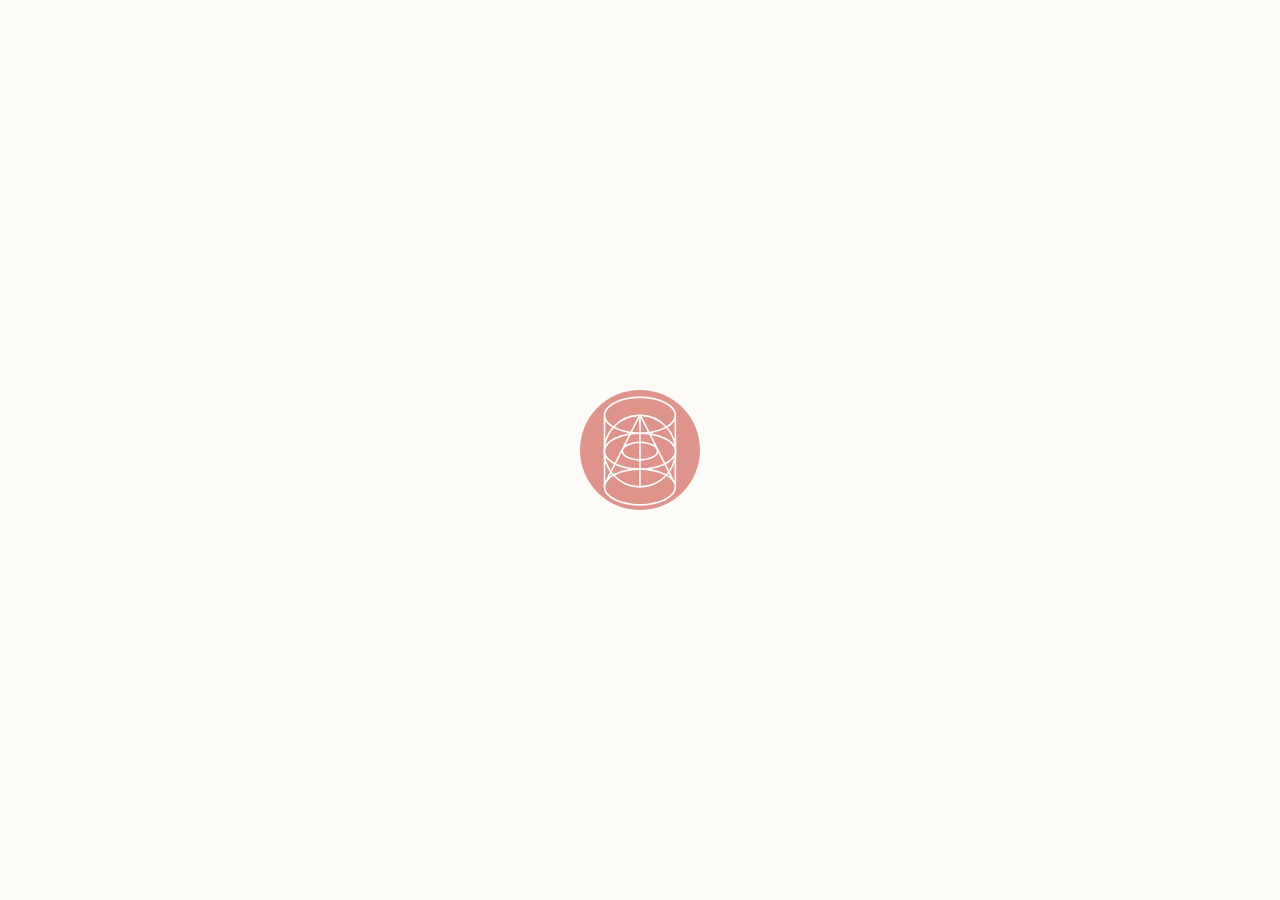
<file: index.html>
<!doctype html>
<html lang="en">
<head>
  <meta charset="utf-8">
  <meta name="viewport" content="width=device-width, initial-scale=1">
  <title>prose — HSC English tutoring by Sean Maroney</title>
  <meta name="description" content="English tutoring for HSC, university, and scholarship applications. Run by Sean Maroney in Sydney.">
  <link rel="icon" type="image/svg+xml" href="favicon-p.svg">
  <link rel="preconnect" href="https://fonts.googleapis.com">
  <link rel="preconnect" href="https://fonts.gstatic.com" crossorigin>
  <link href="https://fonts.googleapis.com/css2?family=Fraunces:opsz,wght,SOFT@9..144,400;9..144,500;9..144,600&family=EB+Garamond:ital,wght@0,400;0,500;1,400&display=swap" rel="stylesheet">
  <link rel="stylesheet" href="styles.css">
  <style>
    #intro-overlay {
      position: fixed; inset: 0; z-index: 9999; background: #fdfcf9;
    }
    #intro-circle {
      position: absolute; top: 50%; left: 50%;
      transform: translate(-50%, -50%);
      width: 120px; height: 120px;
      opacity: 0; transition: opacity 0.5s ease;
    }
    #intro-logo {
      position: absolute; top: 50%; left: 50%;
      transform: translate(-50%, -50%);
      width: min(340px, 80vw);
      opacity: 0; transition: opacity 0.5s ease;
    }
    #intro-logo svg { display: block; width: 100%; height: auto; }
    #intro-logo path { fill: #e0938a; }
  </style>
</head>
<body>
  <script>
  (function () {
    if (sessionStorage.getItem('proseIntroSeen')) return;
    sessionStorage.setItem('proseIntroSeen', '1');

    var ov = document.createElement('div');
    ov.id = 'intro-overlay';

    var circleEl = document.createElement('img');
    circleEl.id = 'intro-circle';
    circleEl.src = 'Prose Glyph Circle Inverted.svg';
    circleEl.alt = '';
    circleEl.setAttribute('aria-hidden', 'true');

    var logoEl = document.createElement('div');
    logoEl.id = 'intro-logo';
    logoEl.setAttribute('aria-hidden', 'true');
    logoEl.innerHTML = '<svg viewBox="0 0 142.6 49.42" xmlns="http://www.w3.org/2000/svg"><path d="M43.11 39c0-.48.37-.72.89-1.33s.57-1.05.57-2.42V17.8a2.35 2.35 0 0 0-.89-2.14c-.93-.77-1.58-.81-1.58-1.7 0-1.33 4.12-2.66 6.14-2.66.89 0 1.53.56 1.53 1.81V14h.17a8.34 8.34 0 0 1 6.21-2.7c5.37 0 9.33 3.71 9.33 10.61 0 6.14-3.75 10.79-9.53 10.79a8.81 8.81 0 0 1-5.57-1.78v4a1.68 1.68 0 0 0 1.09 1.61c.73.36 1.37.49 1.37 1.25 0 1.25-2.34 1.74-4.4 2.06-2.54.37-5.33.65-5.33-.84zm16.35-14.74c0-4.52-2-9.65-5.28-9.69-2 0-3.8 1.69-3.8 4.72v3.27c0 3.84 2.26 7.39 5.09 7.39 2.42.05 3.91-1.95 3.99-5.69zM66.89 30.88c0-1.25 2-1.33 2-2.95V17.47a1.85 1.85 0 0 0-.72-1.77c-1.09-.65-1.7-.85-1.7-1.7 0-1.17 4.12-2.66 6-2.66 1.41 0 1.77.6 1.81 2v1.85h.16c1.09-2.66 3.19-3.91 4.93-3.91a2.85 2.85 0 0 1 3.15 3.07 2.84 2.84 0 0 1-3.07 3.14c-1 0-1.41-.32-2.5-.32s-2.18.65-2.18 3.6v7.14c0 1.62 2 1.7 2 2.95 0 1-.85 1.21-2.1 1.21H69c-1.26.02-2.11-.22-2.11-1.19zM82.24 22.36c0-6.58 5.12-11 11.38-11 6.1 0 10.94 3.79 10.94 10.33s-4.84 11-11.3 11-10.98-4.03-11.02-10.33zm16.07 2.06c0-4.36-2-10.42-5.86-10.42-2.62 0-4 2.14-4 5.49 0 4.44 2 10.5 5.86 10.5 2.58.01 4-2.14 4-5.57zM105.53 27.89a2 2 0 0 1 2-2.06c3.11 0 3 4.28 6.46 4.28 1.7 0 2.71-.81 2.71-2.26 0-1.82-1.66-2.83-4.49-4.08-3.35-1.49-6-3-6-6.5 0-3.79 3.39-6 8-6 4.89 0 8 2.1 8 4.4a1.94 1.94 0 0 1-1.9 2.06c-3.15 0-2.79-3.88-6.38-3.88-1.49 0-2.34.85-2.34 2 0 1.41.6 2.18 4.84 4.12 3.19 1.45 5.82 3.15 5.82 6.62s-3.15 6.1-8.28 6.1c-5.73.01-8.44-2.69-8.44-4.8zM142.56 26.64a3.43 3.43 0 0 1-.25 1.25 8.36 8.36 0 0 1-7.95 4.77c-6.54 0-10.82-4.12-10.82-10.34s4.24-10.94 10.5-10.94c5.53 0 8.56 3.47 8.56 7.63 0 2-.89 2.82-2.87 2.82h-10.5c.53 3.92 3 6.38 6.54 6.38a6 6 0 0 0 4.65-2.21 1.52 1.52 0 0 1 1.13-.56 1 1 0 0 1 1.01 1.2zm-13.45-7h7.83a4.72 4.72 0 0 0 .13-1.09c0-2.62-1-4.64-3.68-4.64-2.39-.03-4.12 2.35-4.28 5.7z"/><path d="M28.12 2.45A26.06 26.06 0 0 0 16.55 0 26 26 0 0 0 5 2.45C1.77 4.09 0 6.31 0 8.71A2.18 2.18 0 0 0 0 9v31.71c0 2.4 1.77 4.62 5 6.26a26 26 0 0 0 11.56 2.45A26 26 0 0 0 28.12 47c3-1.51 4.71-3.52 5-5.7V8.74c-.01-2.43-1.78-4.65-5-6.29zm-11.57-1a24.55 24.55 0 0 1 10.91 2.3 9.78 9.78 0 0 1 3.14 2.36 4 4 0 0 1 1 2.6 4.06 4.06 0 0 1-1 2.6 8.93 8.93 0 0 1-2.09 1.77A16.58 16.58 0 0 0 17 8v.4l-.12-.4h-.71A16.55 16.55 0 0 0 4.6 13.08a8.72 8.72 0 0 1-2.09-1.78A4.05 4.05 0 0 1 1.47 9v-.45a4.11 4.11 0 0 1 1-2.44 9.78 9.78 0 0 1 3.18-2.36 24.54 24.54 0 0 1 10.9-2.29zm15.1 30.36v4.83l-1.3-2.56a16 16 0 0 0 1.3-2.26zM21 15.63l-3-6.08a15.13 15.13 0 0 1 9.22 4.26A22.08 22.08 0 0 1 21 15.63zm-3.75 4.42v-2.61c1.08 0 2.13.11 3.16.24l1.75 3.47a13.38 13.38 0 0 0-4.88-1.1zm6.42 4.66c0 .74-.66 1.48-1.86 2.1a11.59 11.59 0 0 1-4.56 1.09v-6.38a11.42 11.42 0 0 1 4.56 1.1c1.19.61 1.89 1.38 1.89 2.09zm1 1.49l2 3.86A25.08 25.08 0 0 1 17.28 32v-2.63a12.78 12.78 0 0 0 5.22-1.25 5.42 5.42 0 0 0 2.24-1.92zm2.61 5.17L28.65 34c-.14.19-.29.37-.44.55h-.09a21.94 21.94 0 0 0-4.87-1.72 21.44 21.44 0 0 0 4.1-1.46zm.86-16.45a15.28 15.28 0 0 1 3 5.68 12.21 12.21 0 0 0-3.1-2.18 21.37 21.37 0 0 0-4.88-1.73A21.36 21.36 0 0 0 28.12 15zM17.28 16v-4.56l2.22 4.38c-.73.07-1.5.11-2.22.18zm9.9 19.66a15.08 15.08 0 0 1-9.9 4.31v-6.5a24.57 24.57 0 0 1 9.9 2.14zm4-6.79a15.09 15.09 0 0 1-1.63 3.76l-.94-1.86a11.51 11.51 0 0 0 2.61-1.95zM28 29.4L22.22 18a19.79 19.79 0 0 1 5.24 1.76 9.81 9.81 0 0 1 3.15 2.37 4.1 4.1 0 0 1 1 2.6 4.08 4.08 0 0 1-1 2.6A9.2 9.2 0 0 1 28 29.4zM1.47 36.64v-4.8a16.76 16.76 0 0 0 1.29 2.25zm2.15-22.46a16.38 16.38 0 0 0-2.15 3.4v-5.24a9.92 9.92 0 0 0 2.15 1.84zm12.21 19.29v6.45a15.08 15.08 0 0 1-9.9-4.31 24.57 24.57 0 0 1 9.9-2.14zM1.89 20.6a15.28 15.28 0 0 1 3-5.68L5 15a21.36 21.36 0 0 0 4.88 1.72A21.37 21.37 0 0 0 5 18.42a12.21 12.21 0 0 0-3.11 2.18zm4-6.79a15.17 15.17 0 0 1 9.25-4.27l-3.04 6.09a22.12 22.12 0 0 1-6.17-1.82zm3.97 18.92A21.94 21.94 0 0 0 5 34.45h-.09c-.15-.18-.3-.36-.44-.55l1.31-2.57a21.8 21.8 0 0 0 4.08 1.4zm6-.75a25 25 0 0 1-9.4-1.92l2-3.85a5.3 5.3 0 0 0 2.23 1.91 12.78 12.78 0 0 0 5.22 1.25zm0-4.08a11.59 11.59 0 0 1-4.56-1.09c-1.2-.62-1.86-1.36-1.86-2.1s.66-1.48 1.86-2.09a11.42 11.42 0 0 1 4.56-1.1zm0-7.85a13.32 13.32 0 0 0-4.89 1.09l1.76-3.46c1-.13 2.07-.21 3.13-.24zm0-4.1c-.74 0-1.48-.06-2.19-.13l2.19-4.33zM1.47 24.47a4.29 4.29 0 0 1 1-2.36 9.81 9.81 0 0 1 3.15-2.37A20.44 20.44 0 0 1 10.91 18L5.13 29.41a9.6 9.6 0 0 1-2.63-2.1 4.16 4.16 0 0 1-1-2.34zm3 6.25l-.94 1.86a14.93 14.93 0 0 1-1.63-3.76 11.51 11.51 0 0 0 2.56 1.9zm25-16.54a10.26 10.26 0 0 0 2.16-1.85v5.27a17 17 0 0 0-2.14-3.42zm-28 26.3a4.08 4.08 0 0 1 1-2.36 8.48 8.48 0 0 1 2.13-1.77 16.68 16.68 0 0 0 23.91 0 8.48 8.48 0 0 1 2.09 1.77 5.13 5.13 0 0 1 .62.92l.05.09a3.6 3.6 0 0 1 .38 1.58 4 4 0 0 1-1 2.6 9.63 9.63 0 0 1-3.14 2.36A24.55 24.55 0 0 1 16.55 48a24.54 24.54 0 0 1-10.9-2.29 9.63 9.63 0 0 1-3.14-2.36 4.18 4.18 0 0 1-1-2.35z"/></svg>';

    ov.appendChild(circleEl);
    ov.appendChild(logoEl);
    document.body.prepend(ov);

    function remove() {
      if (!ov.parentNode) return;
      ov.style.transition = 'opacity 0.25s ease';
      ov.style.opacity = '0';
      setTimeout(function () { if (ov.parentNode) ov.parentNode.removeChild(ov); }, 280);
    }
    ov.addEventListener('click', remove);

    // Phase 1: circle in
    setTimeout(function () { circleEl.style.opacity = '1'; }, 150);
    // Phase 2: crossfade — logo in, circle out
    setTimeout(function () { logoEl.style.opacity = '1'; }, 1700);
    setTimeout(function () { circleEl.style.opacity = '0'; }, 1900);
    // Phase 3: logo flies to nav position
    setTimeout(function () {
      var navSvg = document.querySelector('.brand .logotype');
      var lRect = logoEl.getBoundingClientRect();
      var nRect = navSvg.getBoundingClientRect();
      var scale = nRect.width / lRect.width;
      var dx = nRect.left - lRect.left;
      var dy = nRect.top - lRect.top;
      logoEl.style.opacity = '1';
      logoEl.style.position = 'fixed';
      logoEl.style.top = lRect.top + 'px';
      logoEl.style.left = lRect.left + 'px';
      logoEl.style.transform = 'none';
      logoEl.style.transformOrigin = '0 0';
      logoEl.style.transition = 'none';
      logoEl.getBoundingClientRect(); // force reflow
      logoEl.style.transition = 'transform 0.9s cubic-bezier(0.4, 0, 0.2, 1)';
      logoEl.style.transform = 'translate(' + dx + 'px,' + dy + 'px) scale(' + scale + ')';
    }, 3500);
    // Phase 4: overlay fades out
    setTimeout(function () {
      ov.style.transition = 'opacity 0.55s ease';
      ov.style.opacity = '0';
    }, 4350);
    setTimeout(remove, 4950);
  })();
  </script>
  <div class="wrap">

    <nav class="site" aria-label="Primary">
      <a class="brand" href="index.html" aria-label="prose — home">
        <svg class="logotype" viewBox="0 0 142.6 49.42" xmlns="http://www.w3.org/2000/svg" aria-hidden="true">
          <path d="M43.11 39c0-.48.37-.72.89-1.33s.57-1.05.57-2.42V17.8a2.35 2.35 0 0 0-.89-2.14c-.93-.77-1.58-.81-1.58-1.7 0-1.33 4.12-2.66 6.14-2.66.89 0 1.53.56 1.53 1.81V14h.17a8.34 8.34 0 0 1 6.21-2.7c5.37 0 9.33 3.71 9.33 10.61 0 6.14-3.75 10.79-9.53 10.79a8.81 8.81 0 0 1-5.57-1.78v4a1.68 1.68 0 0 0 1.09 1.61c.73.36 1.37.49 1.37 1.25 0 1.25-2.34 1.74-4.4 2.06-2.54.37-5.33.65-5.33-.84zm16.35-14.74c0-4.52-2-9.65-5.28-9.69-2 0-3.8 1.69-3.8 4.72v3.27c0 3.84 2.26 7.39 5.09 7.39 2.42.05 3.91-1.95 3.99-5.69zM66.89 30.88c0-1.25 2-1.33 2-2.95V17.47a1.85 1.85 0 0 0-.72-1.77c-1.09-.65-1.7-.85-1.7-1.7 0-1.17 4.12-2.66 6-2.66 1.41 0 1.77.6 1.81 2v1.85h.16c1.09-2.66 3.19-3.91 4.93-3.91a2.85 2.85 0 0 1 3.15 3.07 2.84 2.84 0 0 1-3.07 3.14c-1 0-1.41-.32-2.5-.32s-2.18.65-2.18 3.6v7.14c0 1.62 2 1.7 2 2.95 0 1-.85 1.21-2.1 1.21H69c-1.26.02-2.11-.22-2.11-1.19zM82.24 22.36c0-6.58 5.12-11 11.38-11 6.1 0 10.94 3.79 10.94 10.33s-4.84 11-11.3 11-10.98-4.03-11.02-10.33zm16.07 2.06c0-4.36-2-10.42-5.86-10.42-2.62 0-4 2.14-4 5.49 0 4.44 2 10.5 5.86 10.5 2.58.01 4-2.14 4-5.57zM105.53 27.89a2 2 0 0 1 2-2.06c3.11 0 3 4.28 6.46 4.28 1.7 0 2.71-.81 2.71-2.26 0-1.82-1.66-2.83-4.49-4.08-3.35-1.49-6-3-6-6.5 0-3.79 3.39-6 8-6 4.89 0 8 2.1 8 4.4a1.94 1.94 0 0 1-1.9 2.06c-3.15 0-2.79-3.88-6.38-3.88-1.49 0-2.34.85-2.34 2 0 1.41.6 2.18 4.84 4.12 3.19 1.45 5.82 3.15 5.82 6.62s-3.15 6.1-8.28 6.1c-5.73.01-8.44-2.69-8.44-4.8zM142.56 26.64a3.43 3.43 0 0 1-.25 1.25 8.36 8.36 0 0 1-7.95 4.77c-6.54 0-10.82-4.12-10.82-10.34s4.24-10.94 10.5-10.94c5.53 0 8.56 3.47 8.56 7.63 0 2-.89 2.82-2.87 2.82h-10.5c.53 3.92 3 6.38 6.54 6.38a6 6 0 0 0 4.65-2.21 1.52 1.52 0 0 1 1.13-.56 1 1 0 0 1 1.01 1.2zm-13.45-7h7.83a4.72 4.72 0 0 0 .13-1.09c0-2.62-1-4.64-3.68-4.64-2.39-.03-4.12 2.35-4.28 5.7z" fill="currentColor"/>
          <path d="M28.12 2.45A26.06 26.06 0 0 0 16.55 0 26 26 0 0 0 5 2.45C1.77 4.09 0 6.31 0 8.71A2.18 2.18 0 0 0 0 9v31.71c0 2.4 1.77 4.62 5 6.26a26 26 0 0 0 11.56 2.45A26 26 0 0 0 28.12 47c3-1.51 4.71-3.52 5-5.7V8.74c-.01-2.43-1.78-4.65-5-6.29zm-11.57-1a24.55 24.55 0 0 1 10.91 2.3 9.78 9.78 0 0 1 3.14 2.36 4 4 0 0 1 1 2.6 4.06 4.06 0 0 1-1 2.6 8.93 8.93 0 0 1-2.09 1.77A16.58 16.58 0 0 0 17 8v.4l-.12-.4h-.71A16.55 16.55 0 0 0 4.6 13.08a8.72 8.72 0 0 1-2.09-1.78A4.05 4.05 0 0 1 1.47 9v-.45a4.11 4.11 0 0 1 1-2.44 9.78 9.78 0 0 1 3.18-2.36 24.54 24.54 0 0 1 10.9-2.29zm15.1 30.36v4.83l-1.3-2.56a16 16 0 0 0 1.3-2.26zM21 15.63l-3-6.08a15.13 15.13 0 0 1 9.22 4.26A22.08 22.08 0 0 1 21 15.63zm-3.75 4.42v-2.61c1.08 0 2.13.11 3.16.24l1.75 3.47a13.38 13.38 0 0 0-4.88-1.1zm6.42 4.66c0 .74-.66 1.48-1.86 2.1a11.59 11.59 0 0 1-4.56 1.09v-6.38a11.42 11.42 0 0 1 4.56 1.1c1.19.61 1.89 1.38 1.89 2.09zm1 1.49l2 3.86A25.08 25.08 0 0 1 17.28 32v-2.63a12.78 12.78 0 0 0 5.22-1.25 5.42 5.42 0 0 0 2.24-1.92zm2.61 5.17L28.65 34c-.14.19-.29.37-.44.55h-.09a21.94 21.94 0 0 0-4.87-1.72 21.44 21.44 0 0 0 4.1-1.46zm.86-16.45a15.28 15.28 0 0 1 3 5.68 12.21 12.21 0 0 0-3.1-2.18 21.37 21.37 0 0 0-4.88-1.73A21.36 21.36 0 0 0 28.12 15zM17.28 16v-4.56l2.22 4.38c-.73.07-1.5.11-2.22.18zm9.9 19.66a15.08 15.08 0 0 1-9.9 4.31v-6.5a24.57 24.57 0 0 1 9.9 2.14zm4-6.79a15.09 15.09 0 0 1-1.63 3.76l-.94-1.86a11.51 11.51 0 0 0 2.61-1.95zM28 29.4L22.22 18a19.79 19.79 0 0 1 5.24 1.76 9.81 9.81 0 0 1 3.15 2.37 4.1 4.1 0 0 1 1 2.6 4.08 4.08 0 0 1-1 2.6A9.2 9.2 0 0 1 28 29.4zM1.47 36.64v-4.8a16.76 16.76 0 0 0 1.29 2.25zm2.15-22.46a16.38 16.38 0 0 0-2.15 3.4v-5.24a9.92 9.92 0 0 0 2.15 1.84zm12.21 19.29v6.45a15.08 15.08 0 0 1-9.9-4.31 24.57 24.57 0 0 1 9.9-2.14zM1.89 20.6a15.28 15.28 0 0 1 3-5.68L5 15a21.36 21.36 0 0 0 4.88 1.72A21.37 21.37 0 0 0 5 18.42a12.21 12.21 0 0 0-3.11 2.18zm4-6.79a15.17 15.17 0 0 1 9.25-4.27l-3.04 6.09a22.12 22.12 0 0 1-6.17-1.82zm3.97 18.92A21.94 21.94 0 0 0 5 34.45h-.09c-.15-.18-.3-.36-.44-.55l1.31-2.57a21.8 21.8 0 0 0 4.08 1.4zm6-.75a25 25 0 0 1-9.4-1.92l2-3.85a5.3 5.3 0 0 0 2.23 1.91 12.78 12.78 0 0 0 5.22 1.25zm0-4.08a11.59 11.59 0 0 1-4.56-1.09c-1.2-.62-1.86-1.36-1.86-2.1s.66-1.48 1.86-2.09a11.42 11.42 0 0 1 4.56-1.1zm0-7.85a13.32 13.32 0 0 0-4.89 1.09l1.76-3.46c1-.13 2.07-.21 3.13-.24zm0-4.1c-.74 0-1.48-.06-2.19-.13l2.19-4.33zM1.47 24.47a4.29 4.29 0 0 1 1-2.36 9.81 9.81 0 0 1 3.15-2.37A20.44 20.44 0 0 1 10.91 18L5.13 29.41a9.6 9.6 0 0 1-2.63-2.1 4.16 4.16 0 0 1-1-2.34zm3 6.25l-.94 1.86a14.93 14.93 0 0 1-1.63-3.76 11.51 11.51 0 0 0 2.56 1.9zm25-16.54a10.26 10.26 0 0 0 2.16-1.85v5.27a17 17 0 0 0-2.14-3.42zm-28 26.3a4.08 4.08 0 0 1 1-2.36 8.48 8.48 0 0 1 2.13-1.77 16.68 16.68 0 0 0 23.91 0 8.48 8.48 0 0 1 2.09 1.77 5.13 5.13 0 0 1 .62.92l.05.09a3.6 3.6 0 0 1 .38 1.58 4 4 0 0 1-1 2.6 9.63 9.63 0 0 1-3.14 2.36A24.55 24.55 0 0 1 16.55 48a24.54 24.54 0 0 1-10.9-2.29 9.63 9.63 0 0 1-3.14-2.36 4.18 4.18 0 0 1-1-2.35z" fill="currentColor"/>
        </svg>
      </a>
      <ul>
        <li><a href="index.html" aria-current="page">Home</a></li>
        <li><a href="services.html">Services</a></li>
        <li><a href="more.html">Experience</a></li>
        <li><a href="testimonials.html">Testimonials</a></li>
        <li><a href="contact.html">Contact</a></li>
      </ul>
    </nav>

    <main>
      <section class="hero">
        <div>
          <h1><em>tutor · scholar</em></h1>
          <p class="affiliation">HSC English · University · Scholarships</p>

          <p><em>Prose</em> is a premium tutoring service run by me, Sean. I have tutored high school English for 15 years, 
            and teach philosophy in primary schools, universities, and prisons.

            <p>I teach students to write and think with simplicity and sophistication. By this method, 
              we realise their potential and secure the best results together. </p>

            <p>I look forward to speaking with you.</p> 

            <p><em>Sean Maroney</em> BA MPhil FHEA</p> 
        
          <div class="cta-row">
            <a href="contact.html">Get in touch →</a>
            <a href="services.html">View services</a>
          </div>
        </div>

        <div class="portrait-wrap">
          <img src="IMG_3434_edited.jpg" alt="Sean Maroney at a desk with books">
        </div>
      </section>
    </main>

    <footer>
      <span>© <span id="year">2026</span> prose · Sean Maroney</span>
      <a href="mailto:sean@prosetutoring.org">sean@prosetutoring.org</a>
    </footer>

  </div>

  <script>document.getElementById('year').textContent = new Date().getFullYear();</script>
</body>
</html>
</file>
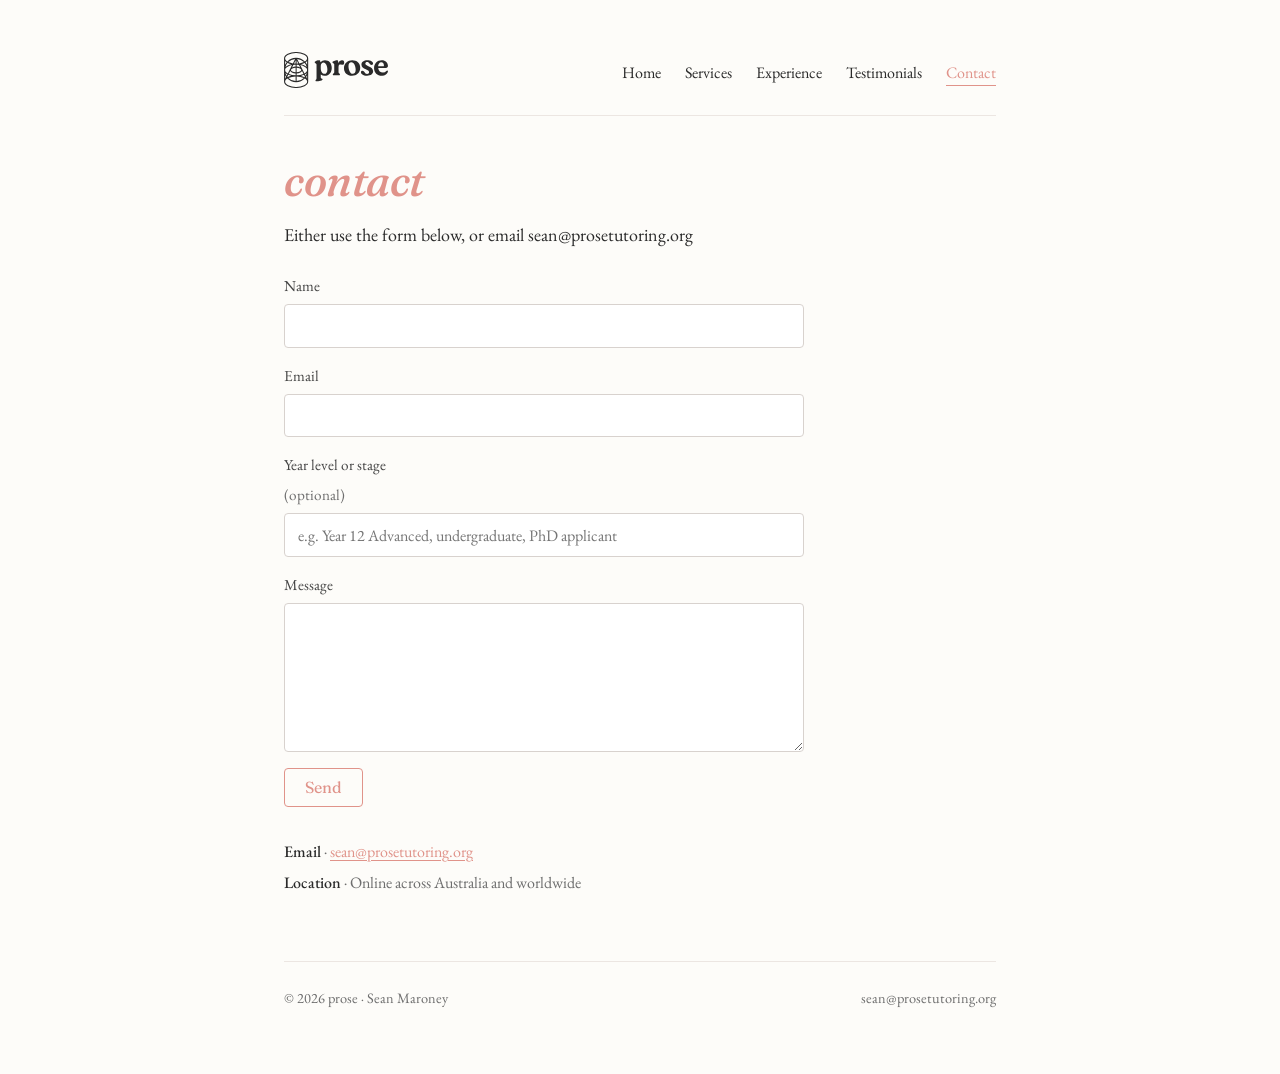
<file: contact.html>
<!doctype html>
<html lang="en">
<head>
  <meta charset="utf-8">
  <meta name="viewport" content="width=device-width, initial-scale=1">
  <title>Contact — prose</title>
  <meta name="description" content="Get in touch to arrange English tutoring — HSC, university, or scholarship applications.">
  <link rel="icon" type="image/svg+xml" href="favicon-p.svg">
  <link rel="preconnect" href="https://fonts.googleapis.com">
  <link rel="preconnect" href="https://fonts.gstatic.com" crossorigin>
  <link href="https://fonts.googleapis.com/css2?family=Fraunces:opsz,wght,SOFT@9..144,400;9..144,500;9..144,600&family=EB+Garamond:ital,wght@0,400;0,500;1,400&display=swap" rel="stylesheet">
  <link rel="stylesheet" href="styles.css">
</head>
<body>
  <div class="wrap">

    <nav class="site" aria-label="Primary">
      <a class="brand" href="index.html" aria-label="prose — home">
        <svg class="logotype" viewBox="0 0 142.6 49.42" xmlns="http://www.w3.org/2000/svg" aria-hidden="true">
          <path d="M43.11 39c0-.48.37-.72.89-1.33s.57-1.05.57-2.42V17.8a2.35 2.35 0 0 0-.89-2.14c-.93-.77-1.58-.81-1.58-1.7 0-1.33 4.12-2.66 6.14-2.66.89 0 1.53.56 1.53 1.81V14h.17a8.34 8.34 0 0 1 6.21-2.7c5.37 0 9.33 3.71 9.33 10.61 0 6.14-3.75 10.79-9.53 10.79a8.81 8.81 0 0 1-5.57-1.78v4a1.68 1.68 0 0 0 1.09 1.61c.73.36 1.37.49 1.37 1.25 0 1.25-2.34 1.74-4.4 2.06-2.54.37-5.33.65-5.33-.84zm16.35-14.74c0-4.52-2-9.65-5.28-9.69-2 0-3.8 1.69-3.8 4.72v3.27c0 3.84 2.26 7.39 5.09 7.39 2.42.05 3.91-1.95 3.99-5.69zM66.89 30.88c0-1.25 2-1.33 2-2.95V17.47a1.85 1.85 0 0 0-.72-1.77c-1.09-.65-1.7-.85-1.7-1.7 0-1.17 4.12-2.66 6-2.66 1.41 0 1.77.6 1.81 2v1.85h.16c1.09-2.66 3.19-3.91 4.93-3.91a2.85 2.85 0 0 1 3.15 3.07 2.84 2.84 0 0 1-3.07 3.14c-1 0-1.41-.32-2.5-.32s-2.18.65-2.18 3.6v7.14c0 1.62 2 1.7 2 2.95 0 1-.85 1.21-2.1 1.21H69c-1.26.02-2.11-.22-2.11-1.19zM82.24 22.36c0-6.58 5.12-11 11.38-11 6.1 0 10.94 3.79 10.94 10.33s-4.84 11-11.3 11-10.98-4.03-11.02-10.33zm16.07 2.06c0-4.36-2-10.42-5.86-10.42-2.62 0-4 2.14-4 5.49 0 4.44 2 10.5 5.86 10.5 2.58.01 4-2.14 4-5.57zM105.53 27.89a2 2 0 0 1 2-2.06c3.11 0 3 4.28 6.46 4.28 1.7 0 2.71-.81 2.71-2.26 0-1.82-1.66-2.83-4.49-4.08-3.35-1.49-6-3-6-6.5 0-3.79 3.39-6 8-6 4.89 0 8 2.1 8 4.4a1.94 1.94 0 0 1-1.9 2.06c-3.15 0-2.79-3.88-6.38-3.88-1.49 0-2.34.85-2.34 2 0 1.41.6 2.18 4.84 4.12 3.19 1.45 5.82 3.15 5.82 6.62s-3.15 6.1-8.28 6.1c-5.73.01-8.44-2.69-8.44-4.8zM142.56 26.64a3.43 3.43 0 0 1-.25 1.25 8.36 8.36 0 0 1-7.95 4.77c-6.54 0-10.82-4.12-10.82-10.34s4.24-10.94 10.5-10.94c5.53 0 8.56 3.47 8.56 7.63 0 2-.89 2.82-2.87 2.82h-10.5c.53 3.92 3 6.38 6.54 6.38a6 6 0 0 0 4.65-2.21 1.52 1.52 0 0 1 1.13-.56 1 1 0 0 1 1.01 1.2zm-13.45-7h7.83a4.72 4.72 0 0 0 .13-1.09c0-2.62-1-4.64-3.68-4.64-2.39-.03-4.12 2.35-4.28 5.7z" fill="currentColor"/>
          <path d="M28.12 2.45A26.06 26.06 0 0 0 16.55 0 26 26 0 0 0 5 2.45C1.77 4.09 0 6.31 0 8.71A2.18 2.18 0 0 0 0 9v31.71c0 2.4 1.77 4.62 5 6.26a26 26 0 0 0 11.56 2.45A26 26 0 0 0 28.12 47c3-1.51 4.71-3.52 5-5.7V8.74c-.01-2.43-1.78-4.65-5-6.29zm-11.57-1a24.55 24.55 0 0 1 10.91 2.3 9.78 9.78 0 0 1 3.14 2.36 4 4 0 0 1 1 2.6 4.06 4.06 0 0 1-1 2.6 8.93 8.93 0 0 1-2.09 1.77A16.58 16.58 0 0 0 17 8v.4l-.12-.4h-.71A16.55 16.55 0 0 0 4.6 13.08a8.72 8.72 0 0 1-2.09-1.78A4.05 4.05 0 0 1 1.47 9v-.45a4.11 4.11 0 0 1 1-2.44 9.78 9.78 0 0 1 3.18-2.36 24.54 24.54 0 0 1 10.9-2.29zm15.1 30.36v4.83l-1.3-2.56a16 16 0 0 0 1.3-2.26zM21 15.63l-3-6.08a15.13 15.13 0 0 1 9.22 4.26A22.08 22.08 0 0 1 21 15.63zm-3.75 4.42v-2.61c1.08 0 2.13.11 3.16.24l1.75 3.47a13.38 13.38 0 0 0-4.88-1.1zm6.42 4.66c0 .74-.66 1.48-1.86 2.1a11.59 11.59 0 0 1-4.56 1.09v-6.38a11.42 11.42 0 0 1 4.56 1.1c1.19.61 1.89 1.38 1.89 2.09zm1 1.49l2 3.86A25.08 25.08 0 0 1 17.28 32v-2.63a12.78 12.78 0 0 0 5.22-1.25 5.42 5.42 0 0 0 2.24-1.92zm2.61 5.17L28.65 34c-.14.19-.29.37-.44.55h-.09a21.94 21.94 0 0 0-4.87-1.72 21.44 21.44 0 0 0 4.1-1.46zm.86-16.45a15.28 15.28 0 0 1 3 5.68 12.21 12.21 0 0 0-3.1-2.18 21.37 21.37 0 0 0-4.88-1.73A21.36 21.36 0 0 0 28.12 15zM17.28 16v-4.56l2.22 4.38c-.73.07-1.5.11-2.22.18zm9.9 19.66a15.08 15.08 0 0 1-9.9 4.31v-6.5a24.57 24.57 0 0 1 9.9 2.14zm4-6.79a15.09 15.09 0 0 1-1.63 3.76l-.94-1.86a11.51 11.51 0 0 0 2.61-1.95zM28 29.4L22.22 18a19.79 19.79 0 0 1 5.24 1.76 9.81 9.81 0 0 1 3.15 2.37 4.1 4.1 0 0 1 1 2.6 4.08 4.08 0 0 1-1 2.6A9.2 9.2 0 0 1 28 29.4zM1.47 36.64v-4.8a16.76 16.76 0 0 0 1.29 2.25zm2.15-22.46a16.38 16.38 0 0 0-2.15 3.4v-5.24a9.92 9.92 0 0 0 2.15 1.84zm12.21 19.29v6.45a15.08 15.08 0 0 1-9.9-4.31 24.57 24.57 0 0 1 9.9-2.14zM1.89 20.6a15.28 15.28 0 0 1 3-5.68L5 15a21.36 21.36 0 0 0 4.88 1.72A21.37 21.37 0 0 0 5 18.42a12.21 12.21 0 0 0-3.11 2.18zm4-6.79a15.17 15.17 0 0 1 9.25-4.27l-3.04 6.09a22.12 22.12 0 0 1-6.17-1.82zm3.97 18.92A21.94 21.94 0 0 0 5 34.45h-.09c-.15-.18-.3-.36-.44-.55l1.31-2.57a21.8 21.8 0 0 0 4.08 1.4zm6-.75a25 25 0 0 1-9.4-1.92l2-3.85a5.3 5.3 0 0 0 2.23 1.91 12.78 12.78 0 0 0 5.22 1.25zm0-4.08a11.59 11.59 0 0 1-4.56-1.09c-1.2-.62-1.86-1.36-1.86-2.1s.66-1.48 1.86-2.09a11.42 11.42 0 0 1 4.56-1.1zm0-7.85a13.32 13.32 0 0 0-4.89 1.09l1.76-3.46c1-.13 2.07-.21 3.13-.24zm0-4.1c-.74 0-1.48-.06-2.19-.13l2.19-4.33zM1.47 24.47a4.29 4.29 0 0 1 1-2.36 9.81 9.81 0 0 1 3.15-2.37A20.44 20.44 0 0 1 10.91 18L5.13 29.41a9.6 9.6 0 0 1-2.63-2.1 4.16 4.16 0 0 1-1-2.34zm3 6.25l-.94 1.86a14.93 14.93 0 0 1-1.63-3.76 11.51 11.51 0 0 0 2.56 1.9zm25-16.54a10.26 10.26 0 0 0 2.16-1.85v5.27a17 17 0 0 0-2.14-3.42zm-28 26.3a4.08 4.08 0 0 1 1-2.36 8.48 8.48 0 0 1 2.13-1.77 16.68 16.68 0 0 0 23.91 0 8.48 8.48 0 0 1 2.09 1.77 5.13 5.13 0 0 1 .62.92l.05.09a3.6 3.6 0 0 1 .38 1.58 4 4 0 0 1-1 2.6 9.63 9.63 0 0 1-3.14 2.36A24.55 24.55 0 0 1 16.55 48a24.54 24.54 0 0 1-10.9-2.29 9.63 9.63 0 0 1-3.14-2.36 4.18 4.18 0 0 1-1-2.35z" fill="currentColor"/>
        </svg>
      </a>
      <ul>
        <li><a href="index.html">Home</a></li>
        <li><a href="services.html">Services</a></li>
        <li><a href="more.html">Experience</a></li>
        <li><a href="testimonials.html">Testimonials</a></li>
        <li><a href="contact.html" aria-current="page">Contact</a></li>
      </ul>
    </nav>

    <main>
      <h1>Contact</h1>
      <p>Either use the form below, or email sean@prosetutoring.org

      <form id="contactForm" action="https://formspree.io/f/mnjlwdaq" method="POST">
        <label>
          Name
          <input type="text" name="name" required autocomplete="name">
        </label>
        <label>
          Email
          <input type="email" name="email" required autocomplete="email">
        </label>
        <label>
          Year level or stage <span style="color: var(--muted); font-weight: normal;">(optional)</span>
          <input type="text" name="stage" placeholder="e.g. Year 12 Advanced, undergraduate, PhD applicant" autocomplete="off">
        </label>
        <label>
          Message
          <textarea name="message" required rows="6"></textarea>
        </label>
        <button type="submit">Send</button>
      </form>

      <div id="formSuccess" class="form-success" hidden>
        Thanks — your message has been noted. I'll be in touch shortly.
      </div>

      <div class="details">
        <p><strong style="color: var(--ink); font-weight: 500;">Email</strong> · <a href="mailto:sean@prosetutoring.org">sean@prosetutoring.org</a></p>
        <p><strong style="color: var(--ink); font-weight: 500;">Location</strong> · Online across Australia and worldwide</p>
      </div>
    </main>

    <footer>
      <span>© <span id="year">2026</span> prose · Sean Maroney</span>
      <a href="mailto:sean@prosetutoring.org">sean@prosetutoring.org</a>
    </footer>

  </div>

  <script>
    document.getElementById('year').textContent = new Date().getFullYear();

    document.getElementById('contactForm').addEventListener('submit', function (e) {
      e.preventDefault();
      var form = this;
      fetch('https://formspree.io/f/mnjlwdaq', {
        method: 'POST',
        body: new FormData(form),
        headers: { 'Accept': 'application/json' }
      }).then(function (res) {
        if (res.ok) {
          form.hidden = true;
          document.getElementById('formSuccess').hidden = false;
        }
      });
    });
  </script>
</body>
</html>
</file>
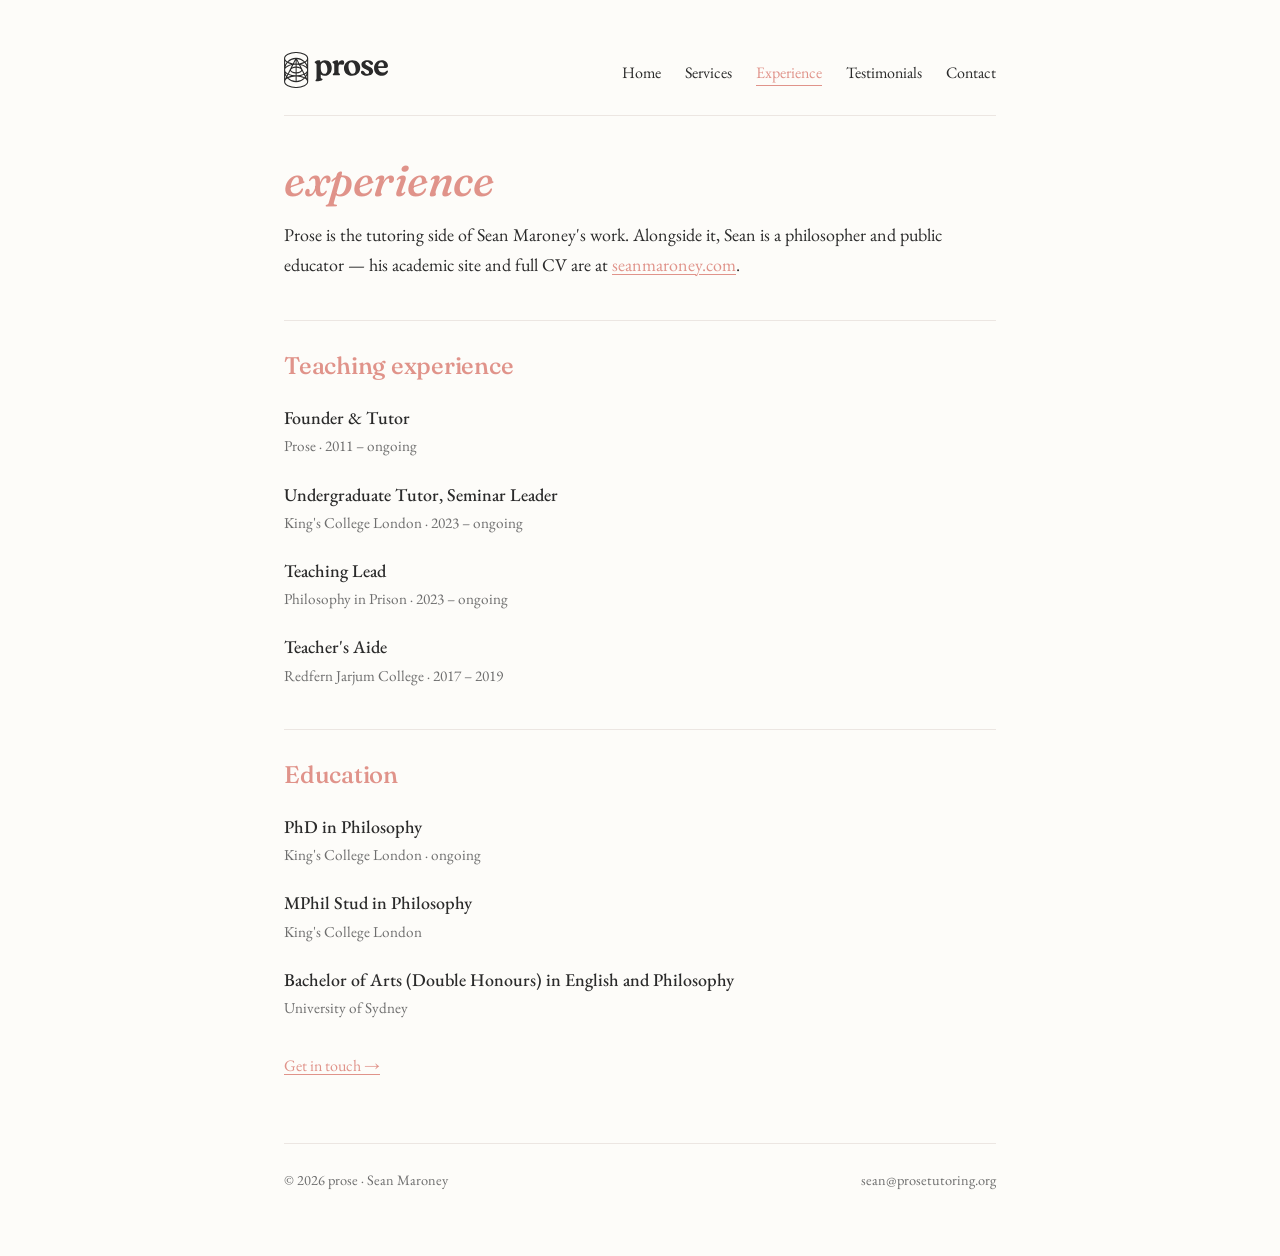
<file: more.html>
<!doctype html>
<html lang="en">
<head>
  <meta charset="utf-8">
  <meta name="viewport" content="width=device-width, initial-scale=1">
  <title>Experience — prose</title>
  <meta name="description" content="Sean Maroney's teaching and academic background, with a link to his philosophy site.">
  <link rel="icon" type="image/svg+xml" href="favicon-p.svg">
  <link rel="preconnect" href="https://fonts.googleapis.com">
  <link rel="preconnect" href="https://fonts.gstatic.com" crossorigin>
  <link href="https://fonts.googleapis.com/css2?family=Fraunces:opsz,wght,SOFT@9..144,400;9..144,500;9..144,600&family=EB+Garamond:ital,wght@0,400;0,500;1,400&display=swap" rel="stylesheet">
  <link rel="stylesheet" href="styles.css">
</head>
<body>
  <div class="wrap">

    <nav class="site" aria-label="Primary">
      <a class="brand" href="index.html" aria-label="prose — home">
        <svg class="logotype" viewBox="0 0 142.6 49.42" xmlns="http://www.w3.org/2000/svg" aria-hidden="true">
          <path d="M43.11 39c0-.48.37-.72.89-1.33s.57-1.05.57-2.42V17.8a2.35 2.35 0 0 0-.89-2.14c-.93-.77-1.58-.81-1.58-1.7 0-1.33 4.12-2.66 6.14-2.66.89 0 1.53.56 1.53 1.81V14h.17a8.34 8.34 0 0 1 6.21-2.7c5.37 0 9.33 3.71 9.33 10.61 0 6.14-3.75 10.79-9.53 10.79a8.81 8.81 0 0 1-5.57-1.78v4a1.68 1.68 0 0 0 1.09 1.61c.73.36 1.37.49 1.37 1.25 0 1.25-2.34 1.74-4.4 2.06-2.54.37-5.33.65-5.33-.84zm16.35-14.74c0-4.52-2-9.65-5.28-9.69-2 0-3.8 1.69-3.8 4.72v3.27c0 3.84 2.26 7.39 5.09 7.39 2.42.05 3.91-1.95 3.99-5.69zM66.89 30.88c0-1.25 2-1.33 2-2.95V17.47a1.85 1.85 0 0 0-.72-1.77c-1.09-.65-1.7-.85-1.7-1.7 0-1.17 4.12-2.66 6-2.66 1.41 0 1.77.6 1.81 2v1.85h.16c1.09-2.66 3.19-3.91 4.93-3.91a2.85 2.85 0 0 1 3.15 3.07 2.84 2.84 0 0 1-3.07 3.14c-1 0-1.41-.32-2.5-.32s-2.18.65-2.18 3.6v7.14c0 1.62 2 1.7 2 2.95 0 1-.85 1.21-2.1 1.21H69c-1.26.02-2.11-.22-2.11-1.19zM82.24 22.36c0-6.58 5.12-11 11.38-11 6.1 0 10.94 3.79 10.94 10.33s-4.84 11-11.3 11-10.98-4.03-11.02-10.33zm16.07 2.06c0-4.36-2-10.42-5.86-10.42-2.62 0-4 2.14-4 5.49 0 4.44 2 10.5 5.86 10.5 2.58.01 4-2.14 4-5.57zM105.53 27.89a2 2 0 0 1 2-2.06c3.11 0 3 4.28 6.46 4.28 1.7 0 2.71-.81 2.71-2.26 0-1.82-1.66-2.83-4.49-4.08-3.35-1.49-6-3-6-6.5 0-3.79 3.39-6 8-6 4.89 0 8 2.1 8 4.4a1.94 1.94 0 0 1-1.9 2.06c-3.15 0-2.79-3.88-6.38-3.88-1.49 0-2.34.85-2.34 2 0 1.41.6 2.18 4.84 4.12 3.19 1.45 5.82 3.15 5.82 6.62s-3.15 6.1-8.28 6.1c-5.73.01-8.44-2.69-8.44-4.8zM142.56 26.64a3.43 3.43 0 0 1-.25 1.25 8.36 8.36 0 0 1-7.95 4.77c-6.54 0-10.82-4.12-10.82-10.34s4.24-10.94 10.5-10.94c5.53 0 8.56 3.47 8.56 7.63 0 2-.89 2.82-2.87 2.82h-10.5c.53 3.92 3 6.38 6.54 6.38a6 6 0 0 0 4.65-2.21 1.52 1.52 0 0 1 1.13-.56 1 1 0 0 1 1.01 1.2zm-13.45-7h7.83a4.72 4.72 0 0 0 .13-1.09c0-2.62-1-4.64-3.68-4.64-2.39-.03-4.12 2.35-4.28 5.7z" fill="currentColor"/>
          <path d="M28.12 2.45A26.06 26.06 0 0 0 16.55 0 26 26 0 0 0 5 2.45C1.77 4.09 0 6.31 0 8.71A2.18 2.18 0 0 0 0 9v31.71c0 2.4 1.77 4.62 5 6.26a26 26 0 0 0 11.56 2.45A26 26 0 0 0 28.12 47c3-1.51 4.71-3.52 5-5.7V8.74c-.01-2.43-1.78-4.65-5-6.29zm-11.57-1a24.55 24.55 0 0 1 10.91 2.3 9.78 9.78 0 0 1 3.14 2.36 4 4 0 0 1 1 2.6 4.06 4.06 0 0 1-1 2.6 8.93 8.93 0 0 1-2.09 1.77A16.58 16.58 0 0 0 17 8v.4l-.12-.4h-.71A16.55 16.55 0 0 0 4.6 13.08a8.72 8.72 0 0 1-2.09-1.78A4.05 4.05 0 0 1 1.47 9v-.45a4.11 4.11 0 0 1 1-2.44 9.78 9.78 0 0 1 3.18-2.36 24.54 24.54 0 0 1 10.9-2.29zm15.1 30.36v4.83l-1.3-2.56a16 16 0 0 0 1.3-2.26zM21 15.63l-3-6.08a15.13 15.13 0 0 1 9.22 4.26A22.08 22.08 0 0 1 21 15.63zm-3.75 4.42v-2.61c1.08 0 2.13.11 3.16.24l1.75 3.47a13.38 13.38 0 0 0-4.88-1.1zm6.42 4.66c0 .74-.66 1.48-1.86 2.1a11.59 11.59 0 0 1-4.56 1.09v-6.38a11.42 11.42 0 0 1 4.56 1.1c1.19.61 1.89 1.38 1.89 2.09zm1 1.49l2 3.86A25.08 25.08 0 0 1 17.28 32v-2.63a12.78 12.78 0 0 0 5.22-1.25 5.42 5.42 0 0 0 2.24-1.92zm2.61 5.17L28.65 34c-.14.19-.29.37-.44.55h-.09a21.94 21.94 0 0 0-4.87-1.72 21.44 21.44 0 0 0 4.1-1.46zm.86-16.45a15.28 15.28 0 0 1 3 5.68 12.21 12.21 0 0 0-3.1-2.18 21.37 21.37 0 0 0-4.88-1.73A21.36 21.36 0 0 0 28.12 15zM17.28 16v-4.56l2.22 4.38c-.73.07-1.5.11-2.22.18zm9.9 19.66a15.08 15.08 0 0 1-9.9 4.31v-6.5a24.57 24.57 0 0 1 9.9 2.14zm4-6.79a15.09 15.09 0 0 1-1.63 3.76l-.94-1.86a11.51 11.51 0 0 0 2.61-1.95zM28 29.4L22.22 18a19.79 19.79 0 0 1 5.24 1.76 9.81 9.81 0 0 1 3.15 2.37 4.1 4.1 0 0 1 1 2.6 4.08 4.08 0 0 1-1 2.6A9.2 9.2 0 0 1 28 29.4zM1.47 36.64v-4.8a16.76 16.76 0 0 0 1.29 2.25zm2.15-22.46a16.38 16.38 0 0 0-2.15 3.4v-5.24a9.92 9.92 0 0 0 2.15 1.84zm12.21 19.29v6.45a15.08 15.08 0 0 1-9.9-4.31 24.57 24.57 0 0 1 9.9-2.14zM1.89 20.6a15.28 15.28 0 0 1 3-5.68L5 15a21.36 21.36 0 0 0 4.88 1.72A21.37 21.37 0 0 0 5 18.42a12.21 12.21 0 0 0-3.11 2.18zm4-6.79a15.17 15.17 0 0 1 9.25-4.27l-3.04 6.09a22.12 22.12 0 0 1-6.17-1.82zm3.97 18.92A21.94 21.94 0 0 0 5 34.45h-.09c-.15-.18-.3-.36-.44-.55l1.31-2.57a21.8 21.8 0 0 0 4.08 1.4zm6-.75a25 25 0 0 1-9.4-1.92l2-3.85a5.3 5.3 0 0 0 2.23 1.91 12.78 12.78 0 0 0 5.22 1.25zm0-4.08a11.59 11.59 0 0 1-4.56-1.09c-1.2-.62-1.86-1.36-1.86-2.1s.66-1.48 1.86-2.09a11.42 11.42 0 0 1 4.56-1.1zm0-7.85a13.32 13.32 0 0 0-4.89 1.09l1.76-3.46c1-.13 2.07-.21 3.13-.24zm0-4.1c-.74 0-1.48-.06-2.19-.13l2.19-4.33zM1.47 24.47a4.29 4.29 0 0 1 1-2.36 9.81 9.81 0 0 1 3.15-2.37A20.44 20.44 0 0 1 10.91 18L5.13 29.41a9.6 9.6 0 0 1-2.63-2.1 4.16 4.16 0 0 1-1-2.34zm3 6.25l-.94 1.86a14.93 14.93 0 0 1-1.63-3.76 11.51 11.51 0 0 0 2.56 1.9zm25-16.54a10.26 10.26 0 0 0 2.16-1.85v5.27a17 17 0 0 0-2.14-3.42zm-28 26.3a4.08 4.08 0 0 1 1-2.36 8.48 8.48 0 0 1 2.13-1.77 16.68 16.68 0 0 0 23.91 0 8.48 8.48 0 0 1 2.09 1.77 5.13 5.13 0 0 1 .62.92l.05.09a3.6 3.6 0 0 1 .38 1.58 4 4 0 0 1-1 2.6 9.63 9.63 0 0 1-3.14 2.36A24.55 24.55 0 0 1 16.55 48a24.54 24.54 0 0 1-10.9-2.29 9.63 9.63 0 0 1-3.14-2.36 4.18 4.18 0 0 1-1-2.35z" fill="currentColor"/>
        </svg>
      </a>
      <ul>
        <li><a href="index.html">Home</a></li>
        <li><a href="services.html">Services</a></li>
        <li><a href="more.html" aria-current="page">Experience</a></li>
        <li><a href="testimonials.html">Testimonials</a></li>
        <li><a href="contact.html">Contact</a></li>
      </ul>
    </nav>

    <main>
      <h1>Experience</h1>
      <p>Prose is the tutoring side of Sean Maroney's work. Alongside it, Sean is a philosopher and public educator — his academic site and full CV are at <a href="https://www.seanmaroney.com" target="_blank" rel="noopener">seanmaroney.com</a>.</p>

      <h2>Teaching experience</h2>
      <dl class="exp">
        <dt>Founder &amp; Tutor</dt>
        <dd>Prose · 2011 – ongoing</dd>
        
        <dt>Undergraduate Tutor, Seminar Leader</dt>
        <dd>King's College London · 2023 – ongoing</dd>
        
        <dt>Teaching Lead</dt>
        <dd>Philosophy in Prison · 2023 – ongoing</dd>
        
        <dt>Teacher's Aide</dt>
        <dd>Redfern Jarjum College · 2017 – 2019</dd>
        

<h2>Education</h2>
      <dl class="exp">
        <dt>PhD in Philosophy</dt>
        <dd>King's College London · ongoing</dd>

        <dt>MPhil Stud in Philosophy</dt>
        <dd>King's College London</dd>

        <dt>Bachelor of Arts (Double Honours) in English and Philosophy</dt>
        <dd>University of Sydney

      
      <div class="cta-row">
        <a href="contact.html">Get in touch →</a>
      </div>
    </main>

    <footer>
      <span>© <span id="year">2026</span> prose · Sean Maroney</span>
      <a href="mailto:sean@prosetutoring.org">sean@prosetutoring.org</a>
    </footer>

  </div>

  <script>document.getElementById('year').textContent = new Date().getFullYear();</script>
</body>
</html>
</file>
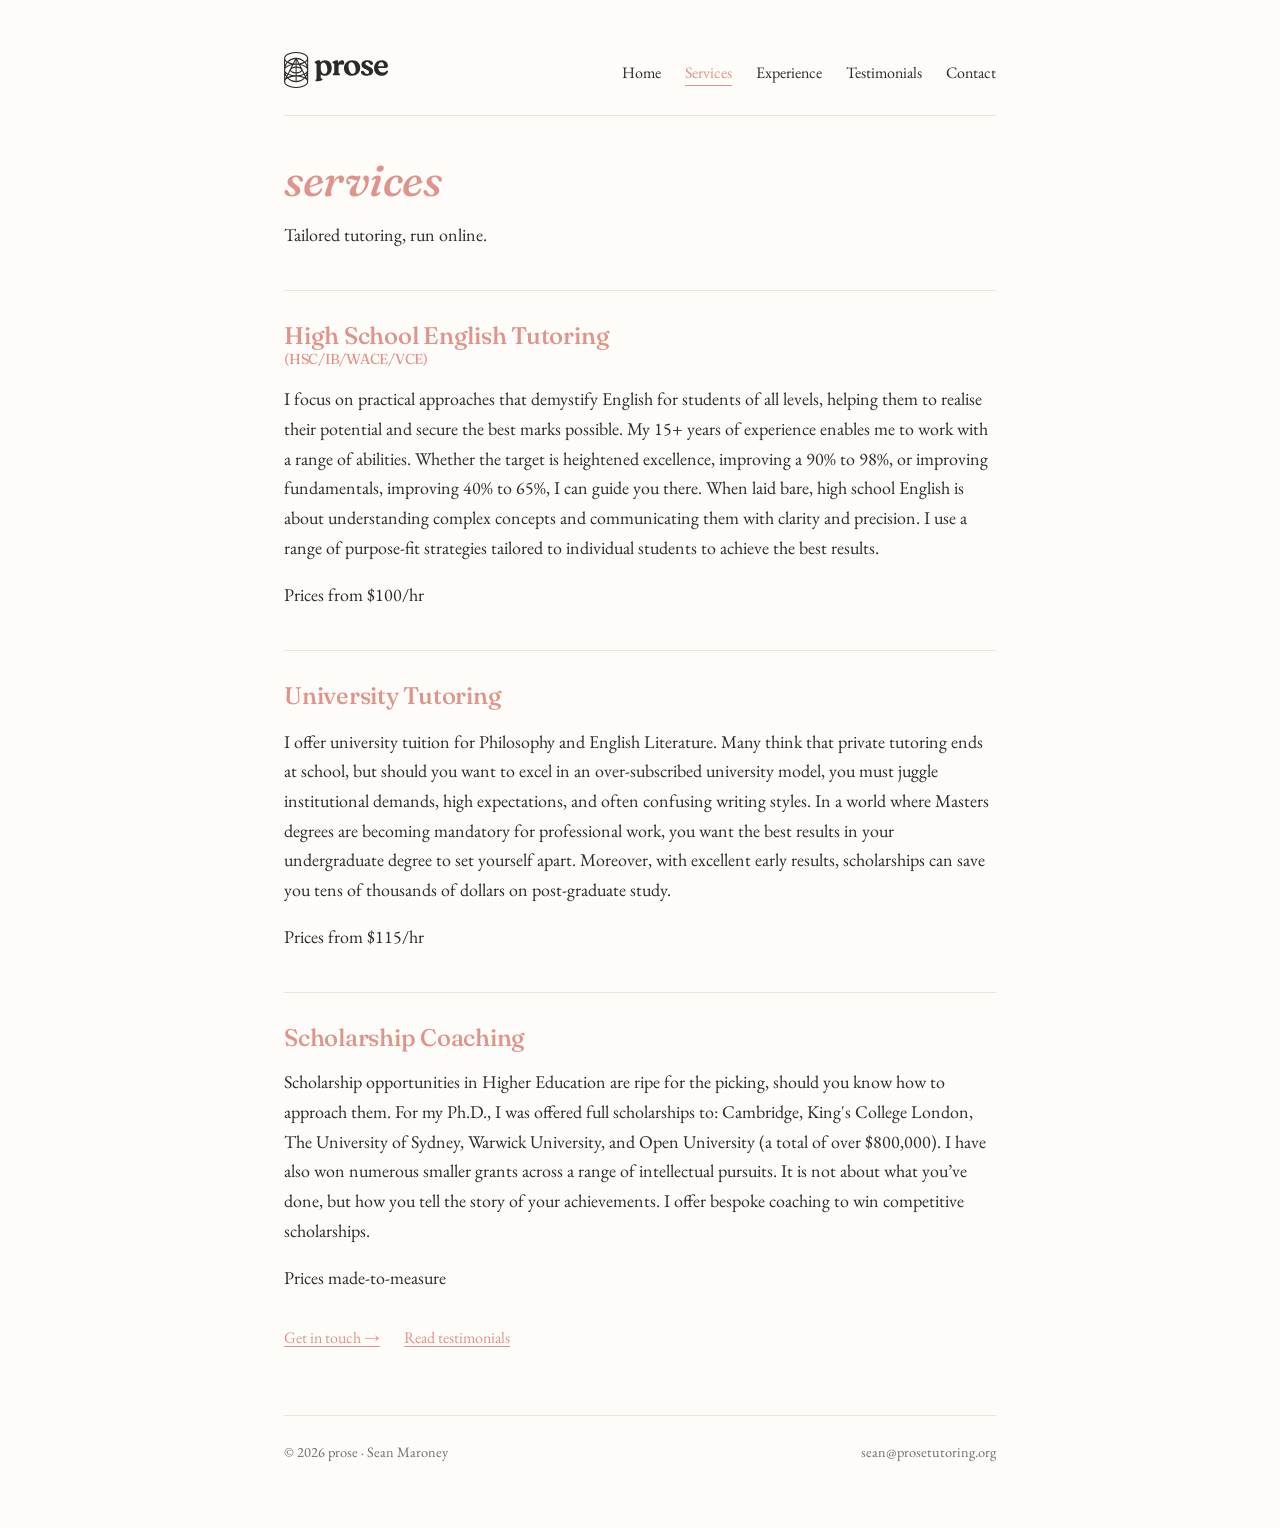
<file: services.html>
<!doctype html>
<html lang="en">
<head>
  <meta charset="utf-8">
  <meta name="viewport" content="width=device-width, initial-scale=1">
  <title>Services — prose</title>
  <meta name="description" content="HSC English tutoring, university essay support, and scholarship coaching with Sean Maroney.">
  <link rel="icon" type="image/svg+xml" href="favicon-p.svg">
  <link rel="preconnect" href="https://fonts.googleapis.com">
  <link rel="preconnect" href="https://fonts.gstatic.com" crossorigin>
  <link href="https://fonts.googleapis.com/css2?family=Fraunces:opsz,wght,SOFT@9..144,400;9..144,500;9..144,600&family=EB+Garamond:ital,wght@0,400;0,500;1,400&display=swap" rel="stylesheet">
  <link rel="stylesheet" href="styles.css">
</head>
<body>
  <div class="wrap">

    <nav class="site" aria-label="Primary">
      <a class="brand" href="index.html" aria-label="prose — home">
        <svg class="logotype" viewBox="0 0 142.6 49.42" xmlns="http://www.w3.org/2000/svg" aria-hidden="true">
          <path d="M43.11 39c0-.48.37-.72.89-1.33s.57-1.05.57-2.42V17.8a2.35 2.35 0 0 0-.89-2.14c-.93-.77-1.58-.81-1.58-1.7 0-1.33 4.12-2.66 6.14-2.66.89 0 1.53.56 1.53 1.81V14h.17a8.34 8.34 0 0 1 6.21-2.7c5.37 0 9.33 3.71 9.33 10.61 0 6.14-3.75 10.79-9.53 10.79a8.81 8.81 0 0 1-5.57-1.78v4a1.68 1.68 0 0 0 1.09 1.61c.73.36 1.37.49 1.37 1.25 0 1.25-2.34 1.74-4.4 2.06-2.54.37-5.33.65-5.33-.84zm16.35-14.74c0-4.52-2-9.65-5.28-9.69-2 0-3.8 1.69-3.8 4.72v3.27c0 3.84 2.26 7.39 5.09 7.39 2.42.05 3.91-1.95 3.99-5.69zM66.89 30.88c0-1.25 2-1.33 2-2.95V17.47a1.85 1.85 0 0 0-.72-1.77c-1.09-.65-1.7-.85-1.7-1.7 0-1.17 4.12-2.66 6-2.66 1.41 0 1.77.6 1.81 2v1.85h.16c1.09-2.66 3.19-3.91 4.93-3.91a2.85 2.85 0 0 1 3.15 3.07 2.84 2.84 0 0 1-3.07 3.14c-1 0-1.41-.32-2.5-.32s-2.18.65-2.18 3.6v7.14c0 1.62 2 1.7 2 2.95 0 1-.85 1.21-2.1 1.21H69c-1.26.02-2.11-.22-2.11-1.19zM82.24 22.36c0-6.58 5.12-11 11.38-11 6.1 0 10.94 3.79 10.94 10.33s-4.84 11-11.3 11-10.98-4.03-11.02-10.33zm16.07 2.06c0-4.36-2-10.42-5.86-10.42-2.62 0-4 2.14-4 5.49 0 4.44 2 10.5 5.86 10.5 2.58.01 4-2.14 4-5.57zM105.53 27.89a2 2 0 0 1 2-2.06c3.11 0 3 4.28 6.46 4.28 1.7 0 2.71-.81 2.71-2.26 0-1.82-1.66-2.83-4.49-4.08-3.35-1.49-6-3-6-6.5 0-3.79 3.39-6 8-6 4.89 0 8 2.1 8 4.4a1.94 1.94 0 0 1-1.9 2.06c-3.15 0-2.79-3.88-6.38-3.88-1.49 0-2.34.85-2.34 2 0 1.41.6 2.18 4.84 4.12 3.19 1.45 5.82 3.15 5.82 6.62s-3.15 6.1-8.28 6.1c-5.73.01-8.44-2.69-8.44-4.8zM142.56 26.64a3.43 3.43 0 0 1-.25 1.25 8.36 8.36 0 0 1-7.95 4.77c-6.54 0-10.82-4.12-10.82-10.34s4.24-10.94 10.5-10.94c5.53 0 8.56 3.47 8.56 7.63 0 2-.89 2.82-2.87 2.82h-10.5c.53 3.92 3 6.38 6.54 6.38a6 6 0 0 0 4.65-2.21 1.52 1.52 0 0 1 1.13-.56 1 1 0 0 1 1.01 1.2zm-13.45-7h7.83a4.72 4.72 0 0 0 .13-1.09c0-2.62-1-4.64-3.68-4.64-2.39-.03-4.12 2.35-4.28 5.7z" fill="currentColor"/>
          <path d="M28.12 2.45A26.06 26.06 0 0 0 16.55 0 26 26 0 0 0 5 2.45C1.77 4.09 0 6.31 0 8.71A2.18 2.18 0 0 0 0 9v31.71c0 2.4 1.77 4.62 5 6.26a26 26 0 0 0 11.56 2.45A26 26 0 0 0 28.12 47c3-1.51 4.71-3.52 5-5.7V8.74c-.01-2.43-1.78-4.65-5-6.29zm-11.57-1a24.55 24.55 0 0 1 10.91 2.3 9.78 9.78 0 0 1 3.14 2.36 4 4 0 0 1 1 2.6 4.06 4.06 0 0 1-1 2.6 8.93 8.93 0 0 1-2.09 1.77A16.58 16.58 0 0 0 17 8v.4l-.12-.4h-.71A16.55 16.55 0 0 0 4.6 13.08a8.72 8.72 0 0 1-2.09-1.78A4.05 4.05 0 0 1 1.47 9v-.45a4.11 4.11 0 0 1 1-2.44 9.78 9.78 0 0 1 3.18-2.36 24.54 24.54 0 0 1 10.9-2.29zm15.1 30.36v4.83l-1.3-2.56a16 16 0 0 0 1.3-2.26zM21 15.63l-3-6.08a15.13 15.13 0 0 1 9.22 4.26A22.08 22.08 0 0 1 21 15.63zm-3.75 4.42v-2.61c1.08 0 2.13.11 3.16.24l1.75 3.47a13.38 13.38 0 0 0-4.88-1.1zm6.42 4.66c0 .74-.66 1.48-1.86 2.1a11.59 11.59 0 0 1-4.56 1.09v-6.38a11.42 11.42 0 0 1 4.56 1.1c1.19.61 1.89 1.38 1.89 2.09zm1 1.49l2 3.86A25.08 25.08 0 0 1 17.28 32v-2.63a12.78 12.78 0 0 0 5.22-1.25 5.42 5.42 0 0 0 2.24-1.92zm2.61 5.17L28.65 34c-.14.19-.29.37-.44.55h-.09a21.94 21.94 0 0 0-4.87-1.72 21.44 21.44 0 0 0 4.1-1.46zm.86-16.45a15.28 15.28 0 0 1 3 5.68 12.21 12.21 0 0 0-3.1-2.18 21.37 21.37 0 0 0-4.88-1.73A21.36 21.36 0 0 0 28.12 15zM17.28 16v-4.56l2.22 4.38c-.73.07-1.5.11-2.22.18zm9.9 19.66a15.08 15.08 0 0 1-9.9 4.31v-6.5a24.57 24.57 0 0 1 9.9 2.14zm4-6.79a15.09 15.09 0 0 1-1.63 3.76l-.94-1.86a11.51 11.51 0 0 0 2.61-1.95zM28 29.4L22.22 18a19.79 19.79 0 0 1 5.24 1.76 9.81 9.81 0 0 1 3.15 2.37 4.1 4.1 0 0 1 1 2.6 4.08 4.08 0 0 1-1 2.6A9.2 9.2 0 0 1 28 29.4zM1.47 36.64v-4.8a16.76 16.76 0 0 0 1.29 2.25zm2.15-22.46a16.38 16.38 0 0 0-2.15 3.4v-5.24a9.92 9.92 0 0 0 2.15 1.84zm12.21 19.29v6.45a15.08 15.08 0 0 1-9.9-4.31 24.57 24.57 0 0 1 9.9-2.14zM1.89 20.6a15.28 15.28 0 0 1 3-5.68L5 15a21.36 21.36 0 0 0 4.88 1.72A21.37 21.37 0 0 0 5 18.42a12.21 12.21 0 0 0-3.11 2.18zm4-6.79a15.17 15.17 0 0 1 9.25-4.27l-3.04 6.09a22.12 22.12 0 0 1-6.17-1.82zm3.97 18.92A21.94 21.94 0 0 0 5 34.45h-.09c-.15-.18-.3-.36-.44-.55l1.31-2.57a21.8 21.8 0 0 0 4.08 1.4zm6-.75a25 25 0 0 1-9.4-1.92l2-3.85a5.3 5.3 0 0 0 2.23 1.91 12.78 12.78 0 0 0 5.22 1.25zm0-4.08a11.59 11.59 0 0 1-4.56-1.09c-1.2-.62-1.86-1.36-1.86-2.1s.66-1.48 1.86-2.09a11.42 11.42 0 0 1 4.56-1.1zm0-7.85a13.32 13.32 0 0 0-4.89 1.09l1.76-3.46c1-.13 2.07-.21 3.13-.24zm0-4.1c-.74 0-1.48-.06-2.19-.13l2.19-4.33zM1.47 24.47a4.29 4.29 0 0 1 1-2.36 9.81 9.81 0 0 1 3.15-2.37A20.44 20.44 0 0 1 10.91 18L5.13 29.41a9.6 9.6 0 0 1-2.63-2.1 4.16 4.16 0 0 1-1-2.34zm3 6.25l-.94 1.86a14.93 14.93 0 0 1-1.63-3.76 11.51 11.51 0 0 0 2.56 1.9zm25-16.54a10.26 10.26 0 0 0 2.16-1.85v5.27a17 17 0 0 0-2.14-3.42zm-28 26.3a4.08 4.08 0 0 1 1-2.36 8.48 8.48 0 0 1 2.13-1.77 16.68 16.68 0 0 0 23.91 0 8.48 8.48 0 0 1 2.09 1.77 5.13 5.13 0 0 1 .62.92l.05.09a3.6 3.6 0 0 1 .38 1.58 4 4 0 0 1-1 2.6 9.63 9.63 0 0 1-3.14 2.36A24.55 24.55 0 0 1 16.55 48a24.54 24.54 0 0 1-10.9-2.29 9.63 9.63 0 0 1-3.14-2.36 4.18 4.18 0 0 1-1-2.35z" fill="currentColor"/>
        </svg>
      </a>
      <ul>
        <li><a href="index.html">Home</a></li>
        <li><a href="services.html" aria-current="page">Services</a></li>
        <li><a href="more.html">Experience</a></li>
        <li><a href="testimonials.html">Testimonials</a></li>
        <li><a href="contact.html">Contact</a></li>
      </ul>
    </nav>

    <main>
      <h1>Services</h1>
      <p>Tailored tutoring, run online. 
        
      <h2>High School English Tutoring <span class="h2-sub">(HSC/IB/WACE/VCE)</span></h2>
      <p>I focus on practical approaches that demystify English for students of all levels, helping them to realise their potential and secure the best marks possible. My 15+ years of experience enables me to work with a range of abilities. Whether the target is heightened excellence, improving a 90% to 98%, or improving fundamentals, improving 40% to 65%, I can guide you there. When laid bare, high school English is about understanding complex concepts and communicating them with clarity and precision. I use a range of purpose-fit strategies tailored to individual students to achieve the best results.</p>
      <p>Prices from $100/hr</p>

      <h2>University Tutoring</h2>
      <p>
<p>I offer university tuition for Philosophy and English Literature. Many think that private tutoring ends at school, but should you want to excel in an over-subscribed university model, you must juggle institutional demands, high expectations, and often confusing writing styles. In a world where Masters degrees are becoming mandatory for professional work, you want the best results in your undergraduate degree to set yourself apart. Moreover, with excellent early results, scholarships can save you tens of thousands of dollars on post-graduate study.</p>
<p>Prices from $115/hr</p>

      <h2>Scholarship Coaching</h2>
      <p>Scholarship opportunities in Higher Education are ripe for the picking, should you know how to approach them. For my Ph.D., I was offered full scholarships to: Cambridge, King's College London, The University of Sydney, Warwick University, and Open University (a total of over $800,000). I have also won numerous smaller grants across a range of intellectual pursuits. 
        It is not about what you’ve done, but how you tell the story of your achievements. I offer bespoke coaching to win competitive scholarships.</p>
      <p>Prices made-to-measure</p>

     
          </p> 
      <div class="cta-row">
        <a href="contact.html">Get in touch →</a>
        <a href="testimonials.html">Read testimonials</a>
      </div>
    </main>

    <footer>
      <span>© <span id="year">2026</span> prose · Sean Maroney</span>
      <a href="mailto:sean@prosetutoring.org">sean@prosetutoring.org</a>
    </footer>

  </div>

  <script>document.getElementById('year').textContent = new Date().getFullYear();</script>
</body>
</html>
</file>
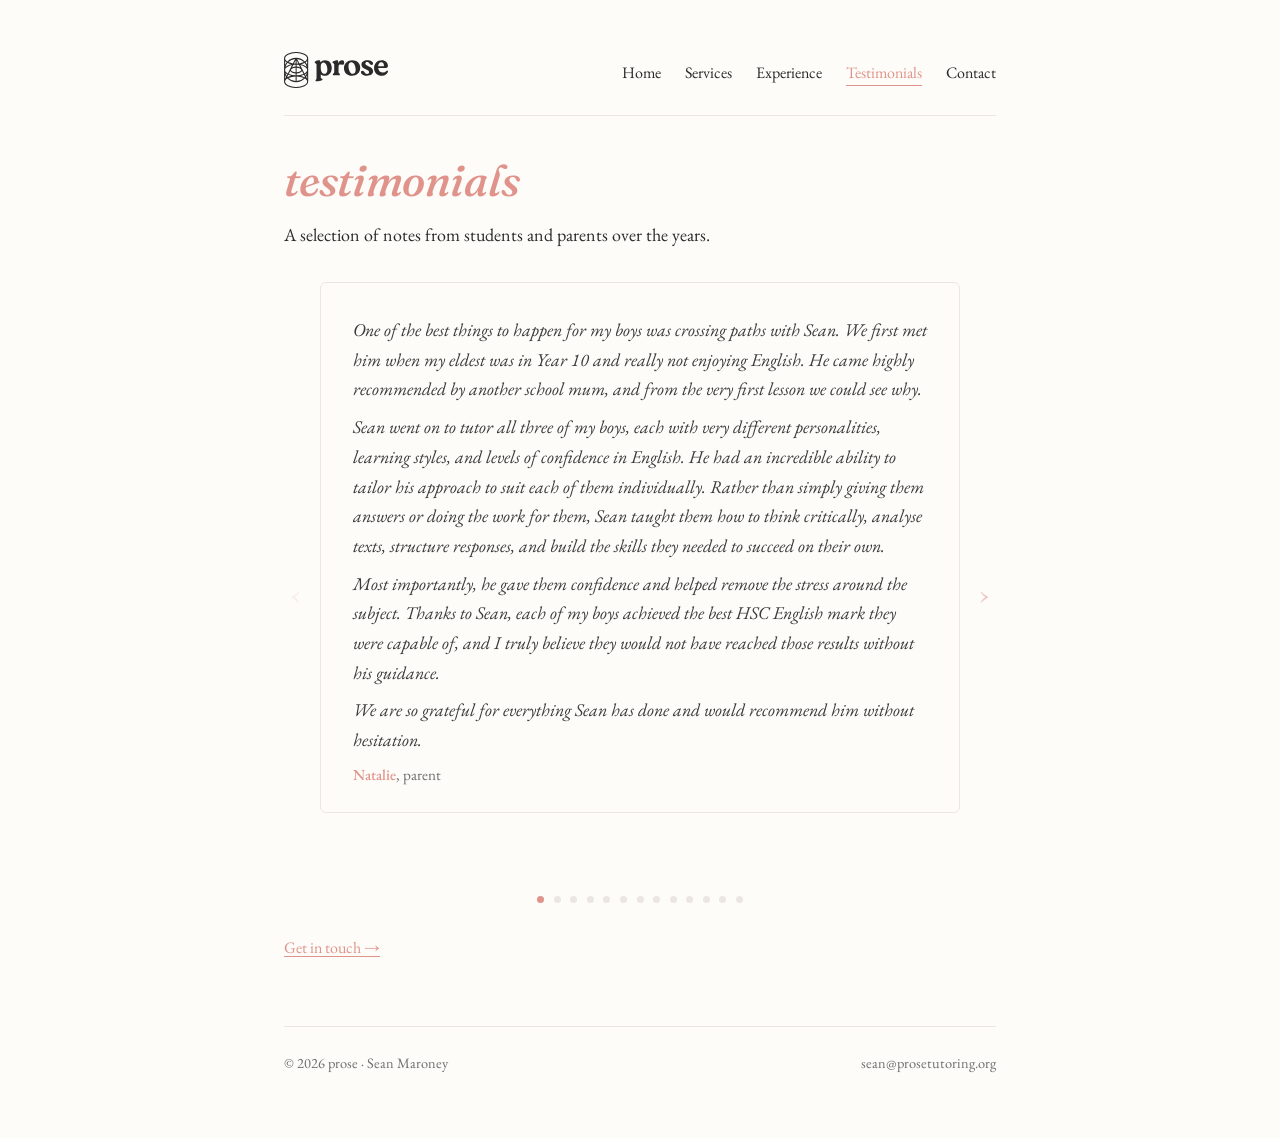
<file: testimonials.html>
<!doctype html>
<html lang="en">
<head>
  <meta charset="utf-8">
  <meta name="viewport" content="width=device-width, initial-scale=1">
  <title>Testimonials — prose</title>
  <meta name="description" content="What students and parents have said about working with Sean Maroney at Prose.">
  <link rel="icon" type="image/svg+xml" href="favicon-p.svg">
  <link rel="preconnect" href="https://fonts.googleapis.com">
  <link rel="preconnect" href="https://fonts.gstatic.com" crossorigin>
  <link href="https://fonts.googleapis.com/css2?family=Fraunces:opsz,wght,SOFT@9..144,400;9..144,500;9..144,600&family=EB+Garamond:ital,wght@0,400;0,500;1,400&display=swap" rel="stylesheet">
  <link rel="stylesheet" href="styles.css">
</head>
<body>
  <div class="wrap">

    <nav class="site" aria-label="Primary">
      <a class="brand" href="index.html" aria-label="prose — home">
        <svg class="logotype" viewBox="0 0 142.6 49.42" xmlns="http://www.w3.org/2000/svg" aria-hidden="true">
          <path d="M43.11 39c0-.48.37-.72.89-1.33s.57-1.05.57-2.42V17.8a2.35 2.35 0 0 0-.89-2.14c-.93-.77-1.58-.81-1.58-1.7 0-1.33 4.12-2.66 6.14-2.66.89 0 1.53.56 1.53 1.81V14h.17a8.34 8.34 0 0 1 6.21-2.7c5.37 0 9.33 3.71 9.33 10.61 0 6.14-3.75 10.79-9.53 10.79a8.81 8.81 0 0 1-5.57-1.78v4a1.68 1.68 0 0 0 1.09 1.61c.73.36 1.37.49 1.37 1.25 0 1.25-2.34 1.74-4.4 2.06-2.54.37-5.33.65-5.33-.84zm16.35-14.74c0-4.52-2-9.65-5.28-9.69-2 0-3.8 1.69-3.8 4.72v3.27c0 3.84 2.26 7.39 5.09 7.39 2.42.05 3.91-1.95 3.99-5.69zM66.89 30.88c0-1.25 2-1.33 2-2.95V17.47a1.85 1.85 0 0 0-.72-1.77c-1.09-.65-1.7-.85-1.7-1.7 0-1.17 4.12-2.66 6-2.66 1.41 0 1.77.6 1.81 2v1.85h.16c1.09-2.66 3.19-3.91 4.93-3.91a2.85 2.85 0 0 1 3.15 3.07 2.84 2.84 0 0 1-3.07 3.14c-1 0-1.41-.32-2.5-.32s-2.18.65-2.18 3.6v7.14c0 1.62 2 1.7 2 2.95 0 1-.85 1.21-2.1 1.21H69c-1.26.02-2.11-.22-2.11-1.19zM82.24 22.36c0-6.58 5.12-11 11.38-11 6.1 0 10.94 3.79 10.94 10.33s-4.84 11-11.3 11-10.98-4.03-11.02-10.33zm16.07 2.06c0-4.36-2-10.42-5.86-10.42-2.62 0-4 2.14-4 5.49 0 4.44 2 10.5 5.86 10.5 2.58.01 4-2.14 4-5.57zM105.53 27.89a2 2 0 0 1 2-2.06c3.11 0 3 4.28 6.46 4.28 1.7 0 2.71-.81 2.71-2.26 0-1.82-1.66-2.83-4.49-4.08-3.35-1.49-6-3-6-6.5 0-3.79 3.39-6 8-6 4.89 0 8 2.1 8 4.4a1.94 1.94 0 0 1-1.9 2.06c-3.15 0-2.79-3.88-6.38-3.88-1.49 0-2.34.85-2.34 2 0 1.41.6 2.18 4.84 4.12 3.19 1.45 5.82 3.15 5.82 6.62s-3.15 6.1-8.28 6.1c-5.73.01-8.44-2.69-8.44-4.8zM142.56 26.64a3.43 3.43 0 0 1-.25 1.25 8.36 8.36 0 0 1-7.95 4.77c-6.54 0-10.82-4.12-10.82-10.34s4.24-10.94 10.5-10.94c5.53 0 8.56 3.47 8.56 7.63 0 2-.89 2.82-2.87 2.82h-10.5c.53 3.92 3 6.38 6.54 6.38a6 6 0 0 0 4.65-2.21 1.52 1.52 0 0 1 1.13-.56 1 1 0 0 1 1.01 1.2zm-13.45-7h7.83a4.72 4.72 0 0 0 .13-1.09c0-2.62-1-4.64-3.68-4.64-2.39-.03-4.12 2.35-4.28 5.7z" fill="currentColor"/>
          <path d="M28.12 2.45A26.06 26.06 0 0 0 16.55 0 26 26 0 0 0 5 2.45C1.77 4.09 0 6.31 0 8.71A2.18 2.18 0 0 0 0 9v31.71c0 2.4 1.77 4.62 5 6.26a26 26 0 0 0 11.56 2.45A26 26 0 0 0 28.12 47c3-1.51 4.71-3.52 5-5.7V8.74c-.01-2.43-1.78-4.65-5-6.29zm-11.57-1a24.55 24.55 0 0 1 10.91 2.3 9.78 9.78 0 0 1 3.14 2.36 4 4 0 0 1 1 2.6 4.06 4.06 0 0 1-1 2.6 8.93 8.93 0 0 1-2.09 1.77A16.58 16.58 0 0 0 17 8v.4l-.12-.4h-.71A16.55 16.55 0 0 0 4.6 13.08a8.72 8.72 0 0 1-2.09-1.78A4.05 4.05 0 0 1 1.47 9v-.45a4.11 4.11 0 0 1 1-2.44 9.78 9.78 0 0 1 3.18-2.36 24.54 24.54 0 0 1 10.9-2.29zm15.1 30.36v4.83l-1.3-2.56a16 16 0 0 0 1.3-2.26zM21 15.63l-3-6.08a15.13 15.13 0 0 1 9.22 4.26A22.08 22.08 0 0 1 21 15.63zm-3.75 4.42v-2.61c1.08 0 2.13.11 3.16.24l1.75 3.47a13.38 13.38 0 0 0-4.88-1.1zm6.42 4.66c0 .74-.66 1.48-1.86 2.1a11.59 11.59 0 0 1-4.56 1.09v-6.38a11.42 11.42 0 0 1 4.56 1.1c1.19.61 1.89 1.38 1.89 2.09zm1 1.49l2 3.86A25.08 25.08 0 0 1 17.28 32v-2.63a12.78 12.78 0 0 0 5.22-1.25 5.42 5.42 0 0 0 2.24-1.92zm2.61 5.17L28.65 34c-.14.19-.29.37-.44.55h-.09a21.94 21.94 0 0 0-4.87-1.72 21.44 21.44 0 0 0 4.1-1.46zm.86-16.45a15.28 15.28 0 0 1 3 5.68 12.21 12.21 0 0 0-3.1-2.18 21.37 21.37 0 0 0-4.88-1.73A21.36 21.36 0 0 0 28.12 15zM17.28 16v-4.56l2.22 4.38c-.73.07-1.5.11-2.22.18zm9.9 19.66a15.08 15.08 0 0 1-9.9 4.31v-6.5a24.57 24.57 0 0 1 9.9 2.14zm4-6.79a15.09 15.09 0 0 1-1.63 3.76l-.94-1.86a11.51 11.51 0 0 0 2.61-1.95zM28 29.4L22.22 18a19.79 19.79 0 0 1 5.24 1.76 9.81 9.81 0 0 1 3.15 2.37 4.1 4.1 0 0 1 1 2.6 4.08 4.08 0 0 1-1 2.6A9.2 9.2 0 0 1 28 29.4zM1.47 36.64v-4.8a16.76 16.76 0 0 0 1.29 2.25zm2.15-22.46a16.38 16.38 0 0 0-2.15 3.4v-5.24a9.92 9.92 0 0 0 2.15 1.84zm12.21 19.29v6.45a15.08 15.08 0 0 1-9.9-4.31 24.57 24.57 0 0 1 9.9-2.14zM1.89 20.6a15.28 15.28 0 0 1 3-5.68L5 15a21.36 21.36 0 0 0 4.88 1.72A21.37 21.37 0 0 0 5 18.42a12.21 12.21 0 0 0-3.11 2.18zm4-6.79a15.17 15.17 0 0 1 9.25-4.27l-3.04 6.09a22.12 22.12 0 0 1-6.17-1.82zm3.97 18.92A21.94 21.94 0 0 0 5 34.45h-.09c-.15-.18-.3-.36-.44-.55l1.31-2.57a21.8 21.8 0 0 0 4.08 1.4zm6-.75a25 25 0 0 1-9.4-1.92l2-3.85a5.3 5.3 0 0 0 2.23 1.91 12.78 12.78 0 0 0 5.22 1.25zm0-4.08a11.59 11.59 0 0 1-4.56-1.09c-1.2-.62-1.86-1.36-1.86-2.1s.66-1.48 1.86-2.09a11.42 11.42 0 0 1 4.56-1.1zm0-7.85a13.32 13.32 0 0 0-4.89 1.09l1.76-3.46c1-.13 2.07-.21 3.13-.24zm0-4.1c-.74 0-1.48-.06-2.19-.13l2.19-4.33zM1.47 24.47a4.29 4.29 0 0 1 1-2.36 9.81 9.81 0 0 1 3.15-2.37A20.44 20.44 0 0 1 10.91 18L5.13 29.41a9.6 9.6 0 0 1-2.63-2.1 4.16 4.16 0 0 1-1-2.34zm3 6.25l-.94 1.86a14.93 14.93 0 0 1-1.63-3.76 11.51 11.51 0 0 0 2.56 1.9zm25-16.54a10.26 10.26 0 0 0 2.16-1.85v5.27a17 17 0 0 0-2.14-3.42zm-28 26.3a4.08 4.08 0 0 1 1-2.36 8.48 8.48 0 0 1 2.13-1.77 16.68 16.68 0 0 0 23.91 0 8.48 8.48 0 0 1 2.09 1.77 5.13 5.13 0 0 1 .62.92l.05.09a3.6 3.6 0 0 1 .38 1.58 4 4 0 0 1-1 2.6 9.63 9.63 0 0 1-3.14 2.36A24.55 24.55 0 0 1 16.55 48a24.54 24.54 0 0 1-10.9-2.29 9.63 9.63 0 0 1-3.14-2.36 4.18 4.18 0 0 1-1-2.35z" fill="currentColor"/>
        </svg>
      </a>
      <ul>
        <li><a href="index.html">Home</a></li>
        <li><a href="services.html">Services</a></li>
        <li><a href="more.html">Experience</a></li>
        <li><a href="testimonials.html" aria-current="page">Testimonials</a></li>
        <li><a href="contact.html">Contact</a></li>
      </ul>
    </nav>

    <main>
      <h1>Testimonials</h1>
      <p>A selection of notes from students and parents over the years.</p>

      <div class="carousel" aria-roledescription="carousel" aria-label="Student testimonials">
        <button class="carousel-arrow prev" aria-label="Previous testimonial" disabled>&#8249;</button>
        <div class="carousel-viewport">
          <div class="carousel-track">

            <!-- TESTIMONIAL: Natalie -->
            <div class="carousel-slide">
              <blockquote>
                <p>One of the best things to happen for my boys was crossing paths with Sean. We first met him when my eldest was in Year 10 and really not enjoying English. He came highly recommended by another school mum, and from the very first lesson we could see why.</p>
                <p>Sean went on to tutor all three of my boys, each with very different personalities, learning styles, and levels of confidence in English. He had an incredible ability to tailor his approach to suit each of them individually. Rather than simply giving them answers or doing the work for them, Sean taught them how to think critically, analyse texts, structure responses, and build the skills they needed to succeed on their own.</p>
                <p>Most importantly, he gave them confidence and helped remove the stress around the subject. Thanks to Sean, each of my boys achieved the best HSC English mark they were capable of, and I truly believe they would not have reached those results without his guidance.</p>
                <p>We are so grateful for everything Sean has done and would recommend him without hesitation.</p>
                <cite><span class="name">Natalie</span>, parent</cite>
              </blockquote>
            </div>

            <!-- TESTIMONIAL: Bella -->
            <div class="carousel-slide">
              <blockquote>
                <p>Sean is an amazing tutor. I was in support English from kindergarten to Year 10 and was getting below-average marks, but with his tutoring I have been getting above-average marks in English assignments and exams. Sean ensures plans have been set for sessions, which makes his time so much more worthwhile and productive. He really helped push me out of my comfort zone and achieve marks I didn't think possible. One hundred per cent reliable and trustworthy — best tutor ever.</p>
                <cite><span class="name">Bella</span>, student</cite>
              </blockquote>
            </div>

            <!-- TESTIMONIAL: Kyrstie -->
            <div class="carousel-slide">
              <blockquote>
                <p>Sean really is the "english tutoring wizard". Sean has been an exceptional tutor for my two very different teenager students. When they met, my son proudly told Sean he didn't read for pleasure and didn't really like writing. He did Advanced English for HSC and with a lot of hard work and exceptionally skilful and patient tutoring by Sean he achieved a 90+ mark in HSC and now has excellent writing skills.</p>
                <p>My daughter is a more natural writer and enthusiastic reader and she is excelling with Sean's expert guidance. Sean makes the work relevant and engaging even when teenagers would prefer to be on screens. He is super helpful in scaffolding them to do the work themselves and achieve their very best potential in a subject that can feel overwhelming for many students.</p>
                <p>I recommend Sean 100%.</p>
                <cite><span class="name">Kyrstie</span>, parent</cite>
              </blockquote>
            </div>

            <!-- TESTIMONIAL: Emily -->
            <div class="carousel-slide">
              <blockquote>
                <p>I would definitely recommend Sean. In such a short period of time he has adjusted to my learning style and helped me immensely by teaching me how to break down the subject. This has improved my marks in English as well as my confidence in exams and assessments.</p>
                <cite><span class="name">Emily</span>, student</cite>
              </blockquote>
            </div>

            <!-- TESTIMONIAL: Kerrie -->
            <div class="carousel-slide">
              <blockquote>
                <p>Sean worked with my daughter over a two-year period throughout Years 11 and 12 and during this time, he demonstrated exceptional dedication, knowledge, and an ability to connect with her in a way that truly enhanced her confidence and academic performance.</p>
                <p>His teaching approach was both structured and encouraging, helping my daughter to develop a deeper understanding of texts, refine her analytical skills, and strengthen her written expression. Most importantly, my daughter's results improved significantly under his guidance, with her marks increasing by at least 25% overall. This is a testament not only to his expertise in the subject, but also to his ability to motivate and inspire his students to achieve their full potential.</p>
                <p>He was always professional, reliable, and genuinely invested in my daughter's success. His support throughout the critical senior years of high school made a meaningful difference, and we are incredibly grateful for the role he played in her academic journey.</p>
                <p>I would highly recommend him to any student seeking to improve their English skills and academic outcomes.</p>
                <cite><span class="name">Kerrie</span>, parent</cite>
              </blockquote>
            </div>

            <!-- TESTIMONIAL: Seb -->
            <div class="carousel-slide">
              <blockquote>
                <p>Throughout the HSC, Sean has been able to effectively assist me in understanding the Standard English course, and has improved my marks by almost twenty per cent. Sean's approachable, friendly nature makes it easy for me to recommend him to any student considering help in the senior years.</p>
                <cite><span class="name">Seb</span>, student</cite>
              </blockquote>
            </div>

            <!-- TESTIMONIAL: Lyndall -->
            <div class="carousel-slide">
              <blockquote>
                <p>Sean was an excellent tutor for both of my sons during HSC Advanced English. He was always easy to communicate with, organised and responsive. Both boys genuinely enjoyed their sessions and found them very helpful in navigating the challenges of the course.</p>
                <p>He provided clear structure and practical guidance, which helped them approach their work with more confidence. He also adapted his teaching to suit their different learning styles, making the sessions focused and effective.</p>
                <p>I would highly recommend Sean to any student needing support with HSC English.</p>
                <cite><span class="name">Lyndall</span>, parent</cite>
              </blockquote>
            </div>

            <!-- TESTIMONIAL: Ashwin -->
            <div class="carousel-slide">
              <blockquote>
                <p>Sean has helped me through the immense challenges of the IB while himself adapting to a very different IB Syllabus. His expertise in English has helped me develop not only my grammar, vocabulary, and analytical skills, but also an overarching understanding of the complexities examined through English literature. The careful planning that goes into every lesson provides an outstanding platform for studying texts in real depth.</p>
                <cite><span class="name">Ashwin</span>, student</cite>
              </blockquote>
            </div>

            <!-- TESTIMONIAL: Sophia -->
            <div class="carousel-slide">
              <blockquote>
                <p>I can highly recommend Sean as a highly intuitive excellent English tutor. He was able to make the Year 11 and Year 12 texts come alive for me so that I could understand the many texts and the different interpretations. Further his tutoring ability enabled me to write and respond to any questions on the texts. He is very personable and could identify my challenges and strengths and work with them to bring the best out in me.</p>
                <cite><span class="name">Sophia</span>, student</cite>
              </blockquote>
            </div>

            <!-- TESTIMONIAL: Grace -->
            <div class="carousel-slide">
              <blockquote>
                <p>Being tutored by Sean was a privilege, not only growing my English ability but also developing my study skills. He turned around my hate for English into a genuine appreciation and love, inspiring me to study and invest my time as I developed an interest in what he was teaching me. Sean's valuable feedback, knowledge, practice questions, and answers to all my questions over the course of the year all allowed me to push my marks up. On top of that, Sean was very helpful with general study skills, structures and advice to ensure I made it through Year 12 at the best of my ability.</p>
                <cite><span class="name">Grace</span>, student</cite>
              </blockquote>
            </div>

            <!-- TESTIMONIAL: Ellise -->
            <div class="carousel-slide">
              <blockquote>
                <p>Through Year 12 Sean has tutored me in Advanced English. Not only has he on numerous occasions filled the gaps within my knowledge, but reinstated the confidence I lacked towards English. My attitude and ability within English has been greatly improved through our study sessions and I would 100% recommend Sean for an English tutor.</p>
                <cite><span class="name">Ellise</span>, student</cite>
              </blockquote>
            </div>

            <!-- TESTIMONIAL: Bianca -->
            <div class="carousel-slide">
              <blockquote>
                <p>Sean has been able to significantly improve my marks over the year, not only from helping me understand how to view each rubric and text, but also by expanding how I think about the ideas involved. He has definitely improved my confidence in English, and he is brilliant at teaching you how to tackle each question in a very specific way and structure. He is also simply a cool person, making tutoring all the more enjoyable.</p>
                <cite><span class="name">Bianca</span>, student</cite>
              </blockquote>
            </div>

            <!-- TESTIMONIAL: Louis -->
            <div class="carousel-slide">
              <blockquote>
                <p>Sean brings a wealth of knowledge and a keen interest in the subject of English to every tutoring session. He knows exactly what the HSC markers want from students and has helped me style my responses towards their requirements. I can recommend Sean as a friend and tutor whose smile and passion bring a spark to the dullest of HSC tasks.</p>
                <cite><span class="name">Louis</span>, student</cite>
              </blockquote>
            </div>

          </div>
        </div>
        <button class="carousel-arrow next" aria-label="Next testimonial">&#8250;</button>

        <div class="carousel-dots">
          <button class="carousel-dot active" aria-label="Testimonial 1"></button>
          <button class="carousel-dot" aria-label="Testimonial 2"></button>
          <button class="carousel-dot" aria-label="Testimonial 3"></button>
          <button class="carousel-dot" aria-label="Testimonial 4"></button>
          <button class="carousel-dot" aria-label="Testimonial 5"></button>
          <button class="carousel-dot" aria-label="Testimonial 6"></button>
          <button class="carousel-dot" aria-label="Testimonial 7"></button>
          <button class="carousel-dot" aria-label="Testimonial 8"></button>
          <button class="carousel-dot" aria-label="Testimonial 9"></button>
          <button class="carousel-dot" aria-label="Testimonial 10"></button>
          <button class="carousel-dot" aria-label="Testimonial 11"></button>
          <button class="carousel-dot" aria-label="Testimonial 12"></button>
          <button class="carousel-dot" aria-label="Testimonial 13"></button>
        </div>
      </div>

      <div class="cta-row">
        <a href="contact.html">Get in touch →</a>
      </div>
    </main>

    <footer>
      <span>© <span id="year">2026</span> prose · Sean Maroney</span>
      <a href="mailto:sean@prosetutoring.org">sean@prosetutoring.org</a>
    </footer>

  </div>

  <script>
    document.getElementById('year').textContent = new Date().getFullYear();

    (function () {
      var track = document.querySelector('.carousel-track');
      var slides = track.querySelectorAll('.carousel-slide');
      var prev = document.querySelector('.carousel-arrow.prev');
      var next = document.querySelector('.carousel-arrow.next');
      var dots = document.querySelectorAll('.carousel-dot');
      var n = slides.length;
      var idx = 0;

      function go(to) {
        idx = Math.max(0, Math.min(n - 1, to));
        track.style.transform = 'translateX(-' + (idx * 100) + '%)';
        dots.forEach(function (d, i) { d.classList.toggle('active', i === idx); });
        prev.disabled = idx === 0;
        next.disabled = idx === n - 1;
      }

      prev.addEventListener('click', function () { go(idx - 1); });
      next.addEventListener('click', function () { go(idx + 1); });
      dots.forEach(function (d, i) { d.addEventListener('click', function () { go(i); }); });

      document.querySelector('.carousel').addEventListener('keydown', function (e) {
        if (e.key === 'ArrowLeft') go(idx - 1);
        if (e.key === 'ArrowRight') go(idx + 1);
      });

      var x0 = null;
      track.addEventListener('touchstart', function (e) { x0 = e.touches[0].clientX; }, { passive: true });
      track.addEventListener('touchend', function (e) {
        if (x0 === null) return;
        var dx = e.changedTouches[0].clientX - x0;
        if (Math.abs(dx) > 40) go(idx + (dx < 0 ? 1 : -1));
        x0 = null;
      });

      go(0);
    }());
  </script>
</body>
</html>
</file>
<file: styles.css>
/* ------------------------------------------------------------
   prose — HSC English tutoring
   Single stylesheet. Plain CSS. No frameworks.
   ------------------------------------------------------------ */

:root {
  --bg: #fdfcf9;
  --ink: #2a2a2a;
  --muted: #6e6e6e;
  --coral: #e0938a;
  --coral-soft: #f6e5e0;
  --rule: #ece6e2;
  --max: 760px;
}

*, *::before, *::after { box-sizing: border-box; }

html { -webkit-text-size-adjust: 100%; }

body {
  margin: 0;
  font-family: 'EB Garamond', Georgia, 'Times New Roman', serif;
  font-size: 1.125rem;
  line-height: 1.65;
  color: var(--ink);
  background: var(--bg);
  -webkit-font-smoothing: antialiased;
  -moz-osx-font-smoothing: grayscale;
}

.wrap {
  max-width: var(--max);
  margin: 0 auto;
  padding: 2rem 1.5rem 4rem;
}

/* -------- Navigation -------- */

nav.site {
  display: flex;
  justify-content: space-between;
  align-items: center;
  gap: 2rem;
  padding: 1.25rem 0 1.5rem;
  flex-wrap: wrap;
  border-bottom: 1px solid var(--rule);
  margin-bottom: 2.5rem;
}

.brand {
  display: inline-flex;
  align-items: center;
  gap: 0.55rem;
  text-decoration: none;
  color: var(--coral);
}

.brand .logotype { height: 36px; width: 104px; flex: none; }

nav.site ul {
  display: flex;
  gap: 1.5rem;
  list-style: none;
  margin: 0;
  padding: 0;
  flex-wrap: wrap;
}

nav.site a {
  color: var(--ink);
  text-decoration: none;
  font-size: 1rem;
  padding-bottom: 2px;
  border-bottom: 1px solid transparent;
  transition: border-color 120ms ease, color 120ms ease;
}

nav.site a:hover,
nav.site a:focus-visible { color: var(--coral); border-bottom-color: var(--coral); outline: none; }

nav.site a[aria-current="page"] { color: var(--coral); border-bottom-color: var(--coral); }

/* -------- Typography -------- */

h1, h2 {
  font-family: 'Fraunces', Georgia, serif;
  font-weight: 500;
  color: var(--coral);
  margin: 0 0 1rem;
  letter-spacing: -0.01em;
  line-height: 1.1;
}

h1 { font-size: clamp(2rem, 5vw, 2.75rem); font-style: italic; text-transform: lowercase; }
h2 { font-size: 1.5rem; margin-top: 2.5rem; }
main h2 { border-top: 1px solid var(--rule); padding-top: 2rem; }
.h2-sub { display: block; font-size: 0.9rem; font-weight: 400; margin-top: 0.2em; }

p { margin: 0 0 1.1rem; }

a { color: var(--coral); text-decoration: underline; text-decoration-thickness: 1px; text-underline-offset: 3px; }
a:hover { text-decoration-thickness: 2px; }

em, i { font-style: italic; }

.tagline { color: var(--muted); margin-top: 0.25rem; margin-bottom: 0.25rem; font-size: 1rem; }
.affiliation {
  color: var(--muted);
  font-size: 0.8rem;
  letter-spacing: 0.09em;
  text-transform: uppercase;
  margin-top: 0.25rem;
  margin-bottom: 1.75rem;
}

/* Subtle coral marker highlight for a key phrase */
.mark-coral { background: var(--coral-soft); padding: 0.05em 0.25em; border-radius: 2px; }

/* -------- Hero (homepage two-column) -------- */

.hero { display: grid; grid-template-columns: 1.4fr 1fr; gap: 3rem; align-items: start; }

.hero h1 { font-style: italic; font-size: clamp(1.6rem, 4vw, 2.2rem); }

.portrait-wrap {
  justify-self: end;
  align-self: start;
  position: relative;
  padding: 0 0 10px 10px;
}
.portrait-wrap::after {
  content: '';
  position: absolute;
  top: 10px;
  left: 0;
  right: 10px;
  bottom: 0;
  border: 2px solid var(--coral);
  border-radius: 6px;
}
.portrait-wrap img {
  display: block;
  width: 100%;
  max-width: 260px;
  border-radius: 4px;
  position: relative;
  z-index: 1;
}

@media (max-width: 640px) {
  .hero { grid-template-columns: 1fr; gap: 1.5rem; }
  .portrait-wrap { justify-self: start; }
  .portrait-wrap img { max-width: 220px; }
}

/* -------- Inline CTAs (text links, not buttons) -------- */

.cta-row { display: flex; flex-wrap: wrap; gap: 1.5rem; margin-top: 2rem; }
.cta-row a { font-size: 1rem; }

/* -------- Testimonials -------- */

blockquote {
  margin: 0 0 2.25rem;
  padding-left: 1.25rem;
  border-left: 2px solid var(--coral);
  font-style: italic;
  color: #3a3a3a;
}
blockquote p { margin-bottom: 0.5rem; }
blockquote cite {
  font-style: normal;
  display: block;
  color: var(--muted);
  font-size: 0.95rem;
}
blockquote cite .name { color: var(--coral); font-weight: 500; }

/* -------- Carousel -------- */

.carousel {
  position: relative;
  margin: 2rem 0;
}

.carousel-viewport {
  overflow: hidden;
}

.carousel-track {
  display: flex;
  transition: transform 360ms ease;
}

.carousel-slide {
  flex: 0 0 100%;
  padding: 0 2.25rem;
}

.carousel-slide blockquote {
  border-left: none;
  padding: 2rem 2rem 1.5rem;
  border: 1px solid var(--rule);
  border-radius: 6px;
  margin: 0;
}

.carousel-arrow {
  position: absolute;
  top: 50%;
  transform: translateY(-50%);
  z-index: 1;
  background: none;
  border: none;
  padding: 0.25rem 0.4rem;
  color: var(--coral);
  font-size: 1.75rem;
  line-height: 1;
  cursor: pointer;
  opacity: 0.5;
  transition: opacity 120ms ease;
  font-family: inherit;
}
.carousel-arrow:hover { background: none; color: var(--coral); opacity: 1; }
.carousel-arrow:disabled { opacity: 0.15; cursor: default; }
.carousel-arrow.prev { left: 0; }
.carousel-arrow.next { right: 0; }

.carousel-dots {
  display: flex;
  justify-content: center;
  gap: 0.6rem;
  margin-top: 1.5rem;
}

.carousel-dot {
  width: 7px;
  height: 7px;
  border-radius: 50%;
  background: var(--rule);
  border: none;
  padding: 0;
  cursor: pointer;
  transition: background 120ms ease;
}
.carousel-dot:hover { background: #c8bfb9; color: initial; }
.carousel-dot.active { background: var(--coral); }

/* -------- Contact form -------- */

form { display: flex; flex-direction: column; gap: 1rem; margin: 1.5rem 0 2rem; max-width: 520px; }

label { display: flex; flex-direction: column; gap: 0.3rem; font-size: 0.95rem; color: #444; }

input, textarea {
  font-family: inherit;
  font-size: 1rem;
  padding: 0.65rem 0.8rem;
  border: 1px solid #d8d2ce;
  border-radius: 4px;
  background: #fff;
  color: var(--ink);
  transition: border-color 120ms ease, box-shadow 120ms ease;
}
textarea { resize: vertical; min-height: 140px; }
input:focus, textarea:focus { outline: none; border-color: var(--coral); box-shadow: 0 0 0 3px var(--coral-soft); }

button {
  align-self: flex-start;
  font-family: 'Fraunces', Georgia, serif;
  font-size: 1rem;
  background: transparent;
  color: var(--coral);
  border: 1px solid var(--coral);
  padding: 0.55rem 1.25rem;
  border-radius: 4px;
  cursor: pointer;
  transition: background 120ms ease, color 120ms ease;
}
button:hover { background: var(--coral); color: #fff; }

.form-success {
  color: var(--ink);
  background: var(--coral-soft);
  padding: 1rem 1.25rem;
  border-radius: 4px;
  margin: 1rem 0;
}

.details { color: var(--muted); font-size: 1rem; margin-top: 2rem; }
.details p { margin-bottom: 0.3rem; }

/* -------- More / experience list -------- */

.exp { margin: 1.5rem 0 2.5rem; }
.exp dt { font-weight: 500; color: var(--ink); margin-top: 1.25rem; }
.exp dd { margin: 0.1rem 0 0; color: var(--muted); font-size: 0.95rem; }
.exp dd.desc { color: var(--ink); font-size: 1rem; margin-top: 0.35rem; }

/* -------- Footer -------- */

footer {
  margin-top: 4rem;
  padding-top: 1.5rem;
  border-top: 1px solid var(--rule);
  color: var(--muted);
  font-size: 0.9rem;
  display: flex;
  justify-content: space-between;
  flex-wrap: wrap;
  gap: 0.75rem;
}
footer a { color: var(--muted); text-decoration: none; }
footer a:hover { color: var(--coral); }

/* -------- Mobile -------- */

/* Remove 300ms tap delay on touch devices */
a, button { touch-action: manipulation; }

@media (max-width: 600px) {

  .wrap { padding: 1.5rem 1.25rem 3rem; }

  nav.site { gap: 0.75rem; padding: 1rem 0 1.25rem; margin-bottom: 2rem; }
  nav.site ul { gap: 0.5rem 1rem; }
  nav.site a { font-size: 0.9rem; }

  h2 { font-size: 1.3rem; margin-top: 2rem; }
  main h2 { padding-top: 1.5rem; }

  footer { margin-top: 3rem; }

  .carousel-slide { padding: 0 1.5rem; }
  .carousel-slide blockquote { padding: 1.25rem 1.25rem 1rem; }

  /* Proper 44px touch targets for carousel controls */
  .carousel-arrow {
    min-width: 44px;
    min-height: 44px;
    display: inline-flex;
    align-items: center;
    justify-content: center;
    font-size: 1.5rem;
    padding: 0;
  }
  .carousel-dots { gap: 1rem; }
  .carousel-dot { width: 10px; height: 10px; }

  form { max-width: 100%; }
  form button { align-self: stretch; }

}
</file>
